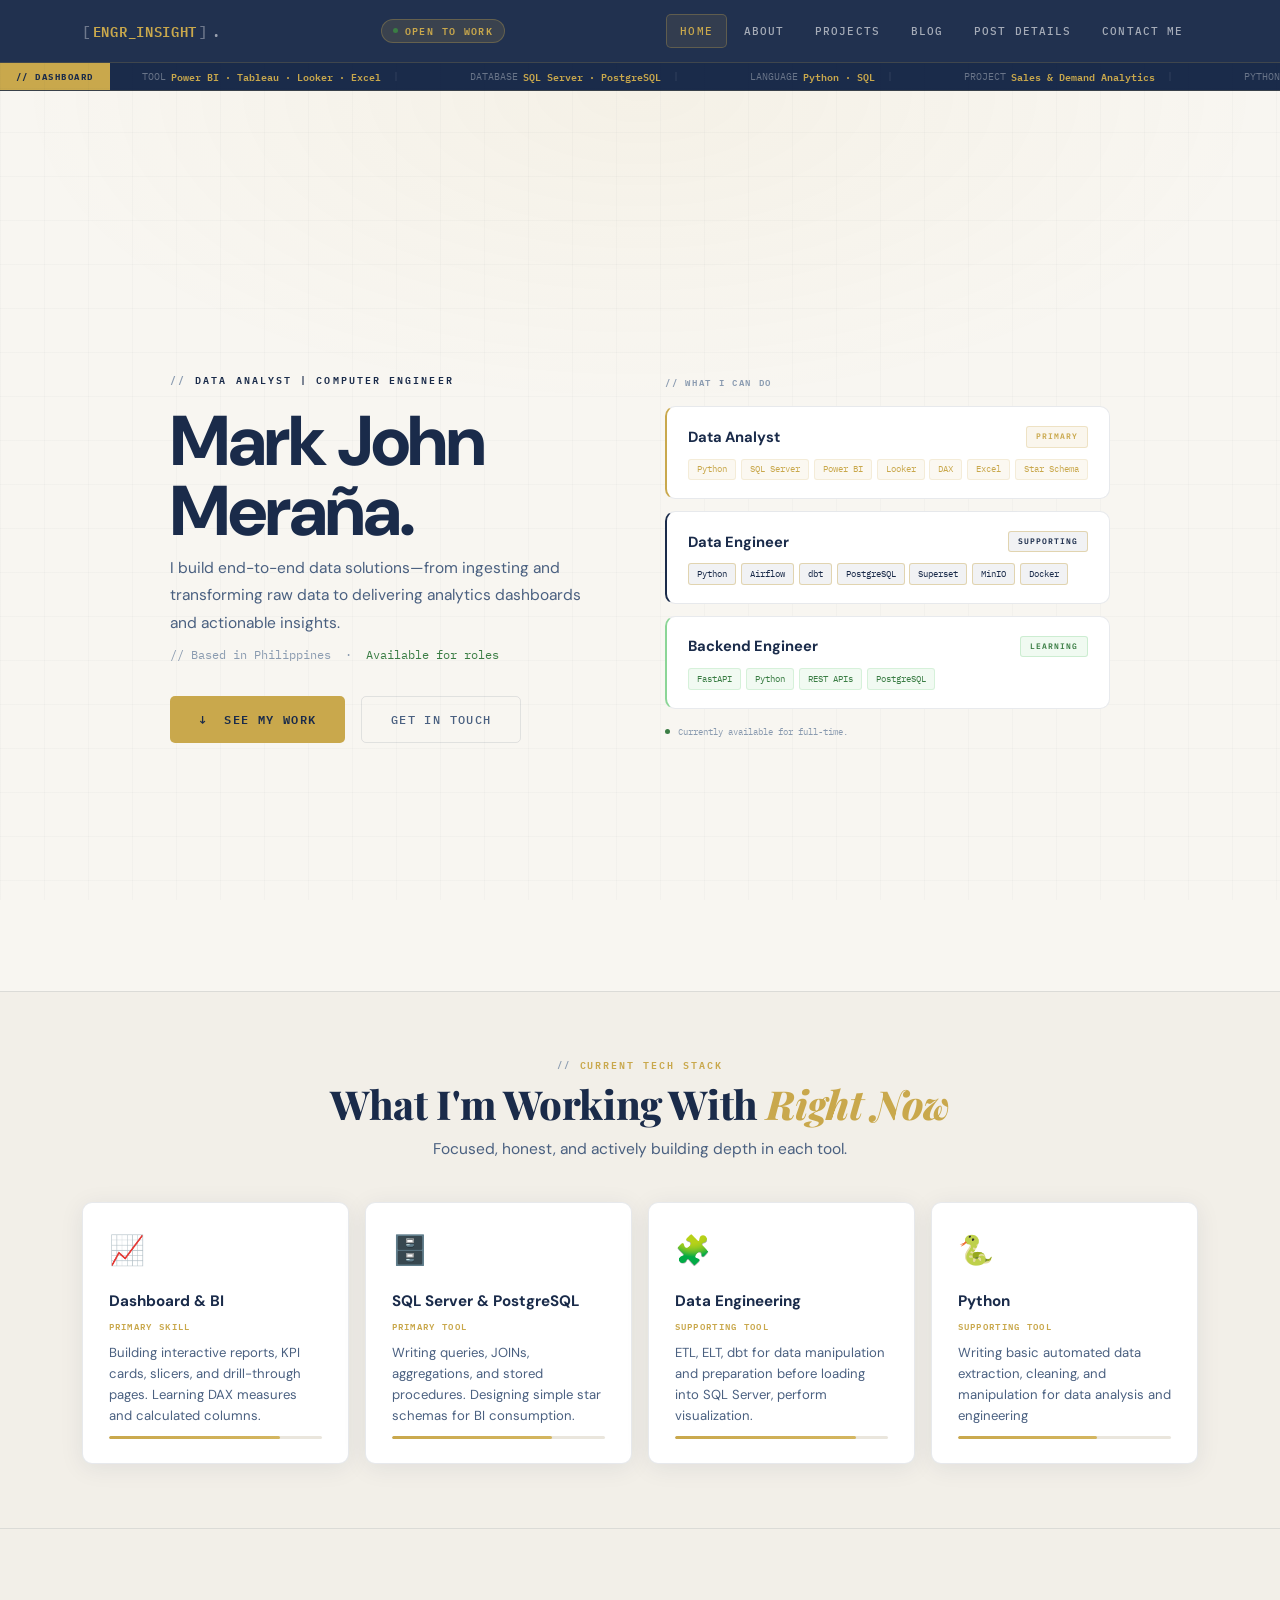
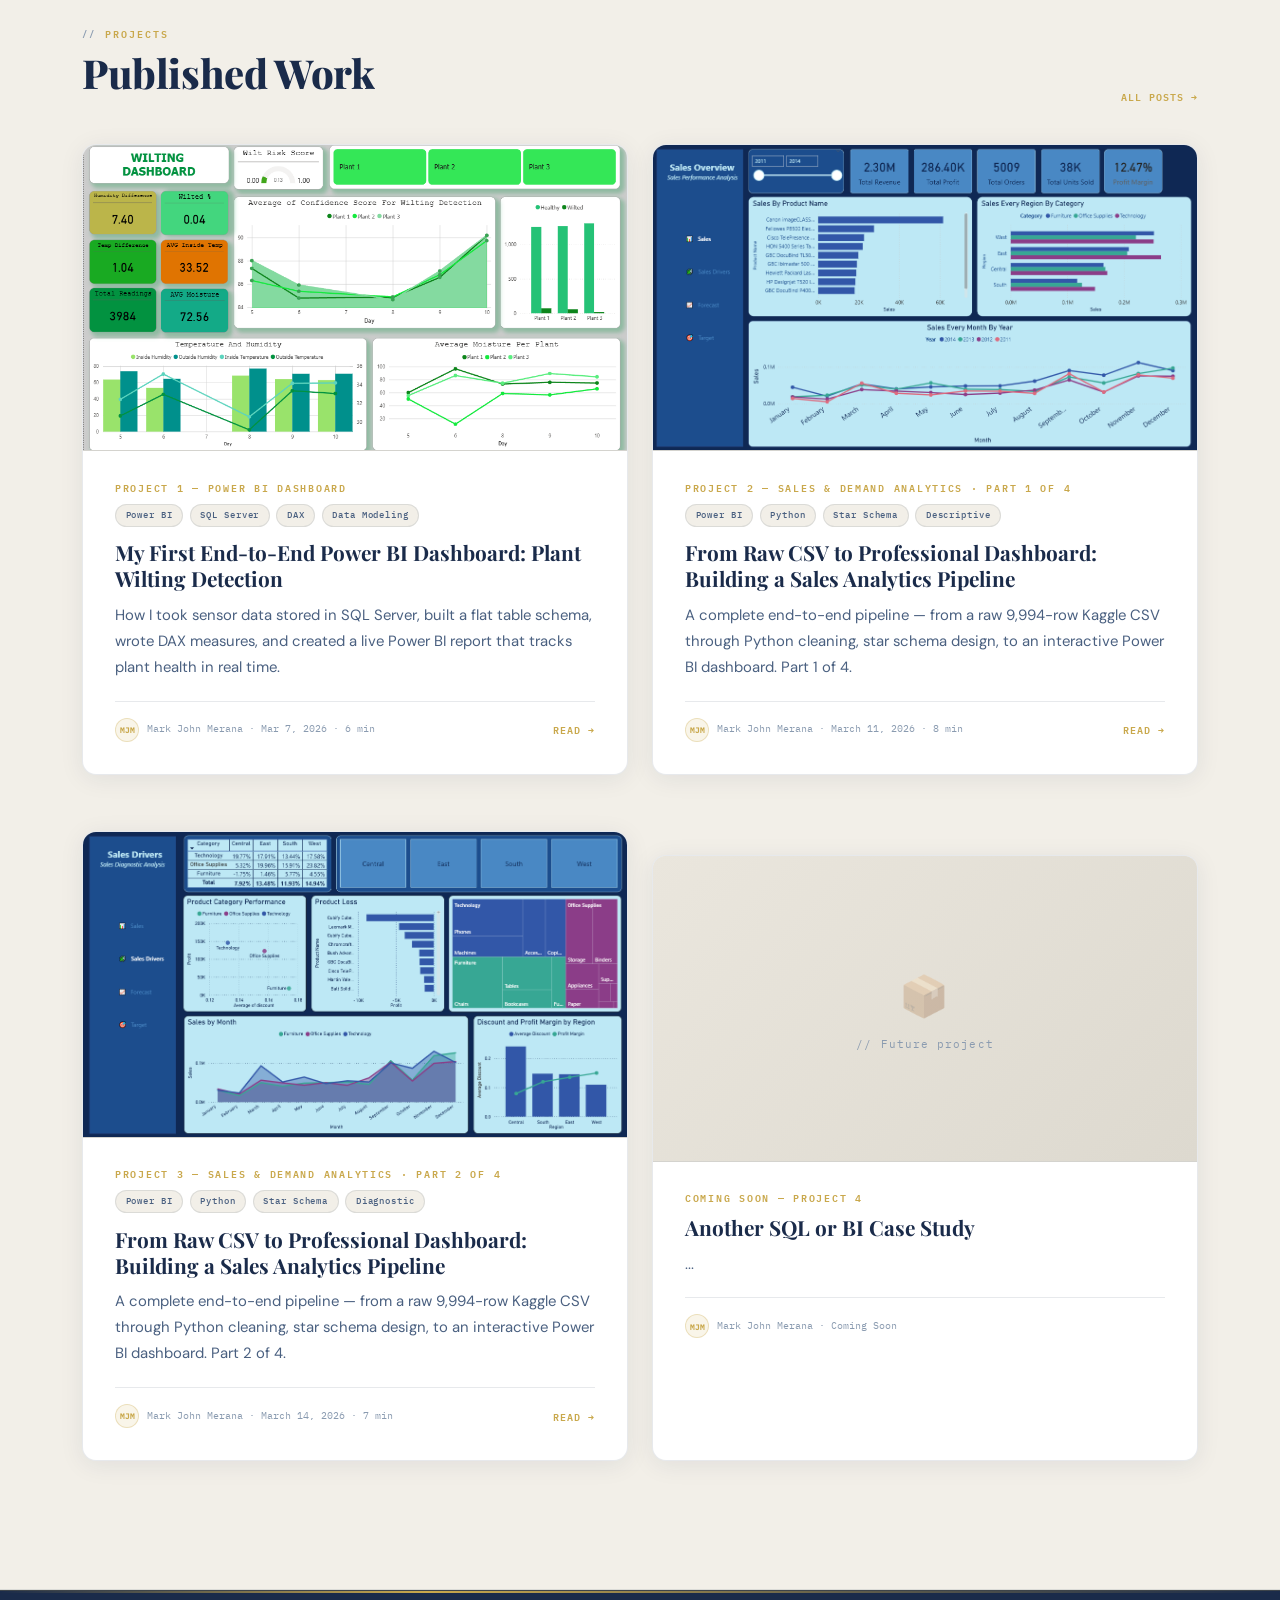
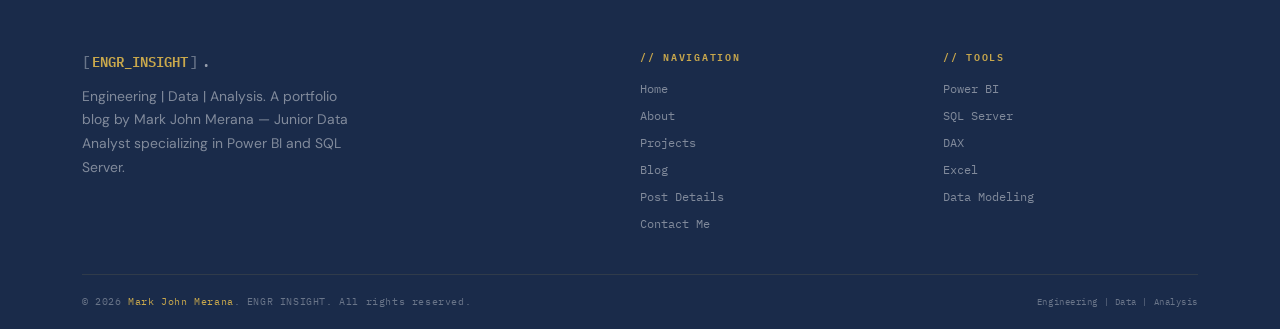
<file: index.html>
<!DOCTYPE html>
<html lang="en">
<head>
<link rel="icon" href="data:image/svg+xml,<svg xmlns='http://www.w3.org/2000/svg' viewBox='0 0 100 100'><rect width='100' height='100' rx='12' fill='%231a2b4a'/><text x='50' y='68' font-size='52' font-family='monospace' font-weight='bold' fill='%23c9a84c' text-anchor='middle'>EI</text></svg>">
<meta charset="UTF-8"/>
<meta name="viewport" content="width=device-width, initial-scale=1.0"/>
<title>ENGR INSIGHT — Mark John Merana | Junior Data Analyst</title>
<link rel="stylesheet" href="style.css"/>
</head>
<body>
<div class="grid-bg"></div>

<!-- NAV -->
<nav id="navbar">
  <div class="nav-inner">
    <a href="index.html" class="nav-logo">
      <span class="logo-bracket">[</span><span class="logo-accent">ENGR_INSIGHT</span><span class="logo-bracket">]</span><span class="logo-dot">.</span>
    </a>
    <div class="nav-badge">Open to Work</div>
    <div class="nav-links">
      <a href="index.html" class="active">Home</a>
      <a href="about.html">About</a>
      <a href="projects.html">Projects</a>
      <a href="blog.html">Blog</a>
      <a href="post-details.html">Post Details</a>
      <a href="contact.html">Contact Me</a>
    </div>
    <button class="nav-toggle" onclick="toggleMenu()"><span></span><span></span><span></span></button>
  </div>
  <div class="nav-mobile" id="navMobile">
    <a href="index.html" class="active">Home</a>
    <a href="about.html">About</a>
    <a href="projects.html">Projects</a>
    <a href="blog.html">Blog</a>
    <a href="post-details.html">Post Details</a>
    <a href="contact.html">Contact Me</a>
  </div>
</nav>

<!-- TICKER -->
<div class="ticker-bar">
  <span class="ticker-label">// DASHBOARD</span>
  <div class="ticker-inner">
    <div class="ticker-track">
      <span class="ti">TOOL <b>Power BI · Tableau · Looker · Excel</b><span class="ti-sep">|</span></span>
      <span class="ti">DATABASE <b>SQL Server · PostgreSQL</b><span class="ti-sep">|</span></span>
      <span class="ti">LANGUAGE <b>Python · SQL</b><span class="ti-sep">|</span></span>
      <span class="ti">PROJECT <b>Sales & Demand Analytics</b><span class="ti-sep">|</span></span>
      <span class="ti">PYTHON <b>Numpy · Pandas · pyodbc</b><span class="ti-sep">|</span></span>
      <span class="ti">MODELLING <b>DAX · Star Schema · Pivot Table · XLOOKUP · VLOOKUP</b><span class="ti-sep">|</span></span>
      <span class="ti">STATUS <b style="color:var(--green)">Actively Learning</b><span class="ti-sep">|</span></span>
      <span class="ti">SPECIALIZATION <b>Data Analytics & Engineering</b><span class="ti-sep">|</span></span>
      <span class="ti">TOOL <b>Power BI · Tableau · Looker · Excel</b><span class="ti-sep">|</span></span>
      <span class="ti">DATABASE <b>SQL Server · MySQL</b><span class="ti-sep">|</span></span>
      <span class="ti">LANGUAGE <b>Python · SQL</b><span class="ti-sep">|</span></span>
      <span class="ti">PROJECT <b>Sales & Demand Analytics</b><span class="ti-sep">|</span></span>
      <span class="ti">PYTHON <b>Numpy · Pandas · pyodbc</b><span class="ti-sep">|</span></span>
      <span class="ti">MODELLING <b>DAX · Star Schema · Pivot Table · XLOOKUP · VLOOKUP</b><span class="ti-sep">|</span></span>
      <span class="ti">STATUS <b style="color:var(--green)">Actively Learning</b><span class="ti-sep">|</span></span>
      <span class="ti">SPECIALIZATION <b>Data Analytics & Engineering</b><span class="ti-sep">|</span></span>
    </div>
  </div>
</div>

<!-- HERO -->
<section class="hero-section" style="min-height:100vh;display:flex;align-items:center;padding:7rem 0 5rem;position:relative;z-index:2;background:radial-gradient(ellipse 70% 50% at 50% 0%,rgba(201,168,76,.06) 0%,transparent 70%);">
  <div class="container">
    <div class="hero-grid" style="display:grid;grid-template-columns:1fr 1.05fr;gap:4.5rem;align-items:center;">

      <!-- LEFT -->
      <div>
        <div class="anim-1" style="font-family:var(--mono);font-size:.65rem;font-weight:600;letter-spacing:.2em;text-transform:uppercase;color:var(--blue);display:flex;align-items:center;gap:.55rem;margin-bottom:1.1rem;">
          <span style="color:var(--text-muted)">//</span> Data Analyst | Computer Engineer
        </div>
        <h1 class="anim-2" style="font-family:var(--sans);font-size:clamp(2.8rem,5.5vw,4.4rem);font-weight:800;letter-spacing:-.03em;line-height:1.0;color:var(--text);margin-bottom:.5rem;">
          Mark John<br/><span style="color:var(--blue)">Meraña.</span>
        </h1>
        <p class="anim-3" style="font-size:.97rem;color:var(--text-dim);line-height:1.78;max-width:420px;margin-bottom:.5rem;">
          I build end-to-end data solutions—from ingesting and transforming raw data to delivering analytics dashboards and actionable insights.
        </p>
        <p class="anim-3" style="font-family:var(--mono);font-size:.72rem;color:var(--text-muted);margin-bottom:2rem;">
          // Based in Philippines &nbsp;·&nbsp; <span style="color:var(--green)">Available for roles</span>
        </p>
        <div class="anim-5" style="display:flex;gap:1rem;flex-wrap:wrap;">
          <a href="blog.html" class="btn-blue">↓ &nbsp;See My Work</a>
          <a href="contact.html" class="btn-ghost">Get in Touch</a>
        </div>
      </div>

      <!-- RIGHT — Multi-role capability cards -->
      <div class="anim-p hero-mockup">

        <!-- Header -->
        <div style="font-family:var(--mono);font-size:.58rem;font-weight:600;letter-spacing:.18em;text-transform:uppercase;color:var(--text-muted);margin-bottom:1rem;">// What I Can Do</div>

                <!-- Role 2: Data Analyst -->
        <div style="background:var(--card);border:1px solid var(--border);border-left:2px solid #c9a84c;border-radius:var(--radius-md);padding:1.1rem 1.3rem;margin-bottom:.75rem;transition:border-color .2s;">
          <div style="display:flex;align-items:center;justify-content:space-between;margin-bottom:.6rem;">
            <div style="font-family:var(--sans);font-size:.92rem;font-weight:700;color:var(--text);">Data Analyst</div>
            <div style="font-family:var(--mono);font-size:.52rem;font-weight:600;letter-spacing:.12em;text-transform:uppercase;color:#c9a84c;background:rgba(201,168,76,.1);border:1px solid rgba(201,168,76,.25);border-radius:3px;padding:.18rem .55rem;">Primary</div>
          </div>
          <div style="display:flex;flex-wrap:wrap;gap:.3rem;">
            <span style="font-family:var(--mono);font-size:.57rem;color:#c9a84c;background:rgba(201,168,76,.08);border:1px solid rgba(201,168,76,.15);border-radius:3px;padding:.15rem .5rem;">Python</span>
            <span style="font-family:var(--mono);font-size:.57rem;color:#c9a84c;background:rgba(201,168,76,.08);border:1px solid rgba(201,168,76,.15);border-radius:3px;padding:.15rem .5rem;">SQL Server</span>
            <span style="font-family:var(--mono);font-size:.57rem;color:#c9a84c;background:rgba(201,168,76,.08);border:1px solid rgba(201,168,76,.15);border-radius:3px;padding:.15rem .5rem;">Power BI</span>
            <span style="font-family:var(--mono);font-size:.57rem;color:#c9a84c;background:rgba(201,168,76,.08);border:1px solid rgba(201,168,76,.15);border-radius:3px;padding:.15rem .5rem;">Looker</span>
            <span style="font-family:var(--mono);font-size:.57rem;color:#c9a84c;background:rgba(201,168,76,.08);border:1px solid rgba(201,168,76,.15);border-radius:3px;padding:.15rem .5rem;">DAX</span>
            <span style="font-family:var(--mono);font-size:.57rem;color:#c9a84c;background:rgba(201,168,76,.08);border:1px solid rgba(201,168,76,.15);border-radius:3px;padding:.15rem .5rem;">Excel</span>
            <span style="font-family:var(--mono);font-size:.57rem;color:#c9a84c;background:rgba(201,168,76,.08);border:1px solid rgba(201,168,76,.15);border-radius:3px;padding:.15rem .5rem;">Star Schema</span>
          </div>
        </div>

        <!-- Role 1: Data Engineer -->
        <div style="background:var(--card);border:1px solid var(--border);border-left:2px solid var(--blue);border-radius:var(--radius-md);padding:1.1rem 1.3rem;margin-bottom:.75rem;transition:border-color .2s;">
          <div style="display:flex;align-items:center;justify-content:space-between;margin-bottom:.6rem;">
            <div style="font-family:var(--sans);font-size:.92rem;font-weight:700;color:var(--text);">Data Engineer</div>
            <div style="font-family:var(--mono);font-size:.52rem;font-weight:600;letter-spacing:.12em;text-transform:uppercase;color:var(--blue);background:var(--blue-sub);border:1px solid var(--border-b);border-radius:3px;padding:.18rem .55rem;">Supporting</div>
          </div>
          <div style="display:flex;flex-wrap:wrap;gap:.3rem;">
            <span style="font-family:var(--mono);font-size:.57rem;color:var(--blue);background:var(--blue-sub);border:1px solid var(--border-b);border-radius:3px;padding:.15rem .5rem;">Python</span>
            <span style="font-family:var(--mono);font-size:.57rem;color:var(--blue);background:var(--blue-sub);border:1px solid var(--border-b);border-radius:3px;padding:.15rem .5rem;">Airflow</span>
            <span style="font-family:var(--mono);font-size:.57rem;color:var(--blue);background:var(--blue-sub);border:1px solid var(--border-b);border-radius:3px;padding:.15rem .5rem;">dbt</span>
            <span style="font-family:var(--mono);font-size:.57rem;color:var(--blue);background:var(--blue-sub);border:1px solid var(--border-b);border-radius:3px;padding:.15rem .5rem;">PostgreSQL</span>
            <span style="font-family:var(--mono);font-size:.57rem;color:var(--blue);background:var(--blue-sub);border:1px solid var(--border-b);border-radius:3px;padding:.15rem .5rem;">Superset</span>
            <span style="font-family:var(--mono);font-size:.57rem;color:var(--blue);background:var(--blue-sub);border:1px solid var(--border-b);border-radius:3px;padding:.15rem .5rem;">MinIO</span>
            <span style="font-family:var(--mono);font-size:.57rem;color:var(--blue);background:var(--blue-sub);border:1px solid var(--border-b);border-radius:3px;padding:.15rem .5rem;">Docker</span>
          </div>
        </div>

        <!-- Role 3: Backend Engineer -->
        <div style="background:var(--card);border:1px solid var(--border);border-left:2px solid rgba(63,185,80,.6);border-radius:var(--radius-md);padding:1.1rem 1.3rem;margin-bottom:.75rem;transition:border-color .2s;">
          <div style="display:flex;align-items:center;justify-content:space-between;margin-bottom:.6rem;">
            <div style="font-family:var(--sans);font-size:.92rem;font-weight:700;color:var(--text);">Backend Engineer</div>
            <div style="font-family:var(--mono);font-size:.52rem;font-weight:600;letter-spacing:.12em;text-transform:uppercase;color:var(--green);background:rgba(63,185,80,.08);border:1px solid rgba(63,185,80,.2);border-radius:3px;padding:.18rem .55rem;">Learning</div>
          </div>
          <div style="display:flex;flex-wrap:wrap;gap:.3rem;">
            <span style="font-family:var(--mono);font-size:.57rem;color:var(--green);background:rgba(63,185,80,.07);border:1px solid rgba(63,185,80,.15);border-radius:3px;padding:.15rem .5rem;">FastAPI</span>
            <span style="font-family:var(--mono);font-size:.57rem;color:var(--green);background:rgba(63,185,80,.07);border:1px solid rgba(63,185,80,.15);border-radius:3px;padding:.15rem .5rem;">Python</span>
            <span style="font-family:var(--mono);font-size:.57rem;color:var(--green);background:rgba(63,185,80,.07);border:1px solid rgba(63,185,80,.15);border-radius:3px;padding:.15rem .5rem;">REST APIs</span>
            <span style="font-family:var(--mono);font-size:.57rem;color:var(--green);background:rgba(63,185,80,.07);border:1px solid rgba(63,185,80,.15);border-radius:3px;padding:.15rem .5rem;">PostgreSQL</span>
          </div>
        </div>

        <!-- Bottom note -->
        <div style="font-family:var(--mono);font-size:.58rem;color:var(--text-muted);display:flex;align-items:center;gap:.5rem;padding-top:.2rem;">
          <span style="width:5px;height:5px;border-radius:50%;background:var(--green);display:inline-block;"></span>
          Currently available for full-time.
        </div>

      </div>
    </div>
  </div>
</section>

<!-- TECH STACK -->
<section class="section-sm" style="background:var(--bg2);border-top:1px solid var(--border);border-bottom:1px solid var(--border);">
  <div class="container">
    <div style="text-align:center;margin-bottom:2.5rem;" class="reveal">
      <div class="s-eye" style="justify-content:center;">Current Tech Stack</div>
      <h2 class="s-title" style="text-align:center;">What I'm Working With <em>Right Now</em></h2>
      <p class="s-sub" style="margin:0 auto;text-align:center;">Focused, honest, and actively building depth in each tool.</p>
    </div>
    <div class="stack-grid" style="display:grid;grid-template-columns:repeat(4,1fr);gap:1rem;">
      <div class="stack-card reveal">
        <div class="sc-icon">📈</div>
        <div class="sc-title">Dashboard & BI</div>
        <div class="sc-level">Primary Skill</div>
        <div class="sc-desc">Building interactive reports, KPI cards, slicers, and drill-through pages. Learning DAX measures and calculated columns.</div>
        <div class="skill-track"><div class="skill-fill" data-w="80"></div></div>
      </div>
      <div class="stack-card reveal reveal-d1">
        <div class="sc-icon">🗄️</div>
        <div class="sc-title">SQL Server & PostgreSQL</div>
        <div class="sc-level">Primary Tool</div>
        <div class="sc-desc">Writing queries, JOINs, aggregations, and stored procedures. Designing simple star schemas for BI consumption.</div>
        <div class="skill-track"><div class="skill-fill" data-w="75"></div></div>
      </div>
      <div class="stack-card reveal reveal-d3">
        <div class="sc-icon">🧩</div>
        <div class="sc-title">Data Engineering</div>
        <div class="sc-level">Supporting Tool</div>
        <div class="sc-desc">ETL, ELT, dbt for data manipulation and preparation before loading into SQL Server, perform visualization.</div>
        <div class="skill-track"><div class="skill-fill" data-w="85"></div></div>
      </div>
      <div class="stack-card reveal reveal-d2">
        <div class="sc-icon">🐍</div>
        <div class="sc-title">Python</div>
        <div class="sc-level">Supporting Tool</div>
        <div class="sc-desc">Writing basic automated data extraction, cleaning, and manipulation for data analysis and engineering</div>
        <div class="skill-track"><div class="skill-fill" data-w="65"></div></div>
      </div>
    </div>
  </div>
</section>

<!-- METRICS STRIP -->
<!--<section class="section-sm" style="background:var(--bg);border-bottom:1px solid var(--border);">
  <div class="container">
    <div class="reveal" style="margin-bottom:1.5rem;">
      <div class="s-eye">From the Dashboard</div>
      <h2 class="s-title">Plant Wilting Project — <em>Key Metrics</em></h2>
    </div>
    <div class="metrics-grid-row reveal" style="display:grid;grid-template-columns:repeat(6,1fr);gap:1px;background:var(--border);border:1px solid var(--border);border-radius:var(--radius-lg);overflow:hidden;">
      <div class="metric-card" style="border-radius:0;border:none;">
        <div class="mc-label">Wilt Risk</div>
        <div class="mc-val" data-float="0.13">0.00</div>
        <div class="mc-sub mc-up">▲ Low</div>
      </div>
      <div class="metric-card" style="border-radius:0;border:none;">
        <div class="mc-label">Wilted %</div>
        <div class="mc-val" data-float="0.04">0.00</div>
        <div class="mc-sub mc-up">▲ Healthy</div>
      </div>
      <div class="metric-card" style="border-radius:0;border:none;">
        <div class="mc-label">Hum. Diff</div>
        <div class="mc-val">+7.40</div>
        <div class="mc-sub mc-info">% relative</div>
      </div>
      <div class="metric-card" style="border-radius:0;border:none;">
        <div class="mc-label">AVG Temp</div>
        <div class="mc-val" data-float="33.52">0.00</div>
        <div class="mc-sub mc-warn">+1.04° diff</div>
      </div>
      <div class="metric-card" style="border-radius:0;border:none;">
        <div class="mc-label">Readings</div>
        <div class="mc-val" data-int="3984">0</div>
        <div class="mc-sub mc-info">total rows</div>
      </div>
      <div class="metric-card" style="border-radius:0;border:none;">
        <div class="mc-label">Moisture</div>
        <div class="mc-val" data-float="72.56">0.00</div>
        <div class="mc-sub mc-up">▲ % soil</div>
      </div>
    </div>
  </div>
</section> -->

<!-- PUBLISHED WORK -->
<section class="section" style="background:var(--bg2);border-bottom:1px solid var(--border);">
  <div class="container">
    <div style="display:flex;align-items:flex-end;justify-content:space-between;margin-bottom:2.5rem;flex-wrap:wrap;gap:1rem;">
      <div class="reveal">
        <div class="s-eye">Projects</div>
        <h2 class="s-title">Published Work</h2>
      </div>
      <a href="blog.html" class="read-link reveal">All posts →</a>
    </div>
    <div class="posts-grid" style="display:grid;grid-template-columns:repeat(2,1fr);gap:1.5rem;">

      <!-- Project 1 -->
      <div class="post-card reveal" onclick="window.location='post-details.html'">
        <div class="post-img">
          <img src="assets/P1/project1 - Home.png" alt="Dashboard"/>
        </div>
        <div class="post-body-wrap">
          <span class="post-cat">Project 1 — Power BI Dashboard</span>
          <div class="post-pills"><span class="pill">Power BI</span><span class="pill">SQL Server</span><span class="pill">DAX</span><span class="pill">Data Modeling</span></div>
          <h2>My First End-to-End Power BI Dashboard: Plant Wilting Detection</h2>
          <p class="post-excerpt">How I took sensor data stored in SQL Server, built a flat table schema, wrote DAX measures, and created a live Power BI report that tracks plant health in real time.</p>
          <div class="post-footer">
            <div class="post-author"><div class="author-chip">MJM</div>Mark John Merana · Mar 7, 2026 · 6 min</div>
            <a href="post-details.html" class="read-link">Read →</a>
          </div>
        </div>
      </div>

      <!-- Project 2 — LIVE -->
      <div class="post-card reveal reveal-d1" onclick="window.location='post-details_2.html'">
        <div class="post-img">
          <img src="assets/Post 2/Descriptive/Dashboard.png" alt="Sales Analytics Dashboard" onerror="this.parentElement.innerHTML='<div class=\'post-img-ph\'><span class=\'ph-icon\'>📈</span><span>// Project 2</span></div>'"/>
        </div>
        <div class="post-body-wrap">
          <span class="post-cat">Project 2 — Sales &amp; Demand Analytics · Part 1 of 4</span>
          <div class="post-pills"><span class="pill">Power BI</span><span class="pill">Python</span><span class="pill">Star Schema</span><span class="pill">Descriptive</span></div>
          <h2>From Raw CSV to Professional Dashboard: Building a Sales Analytics Pipeline</h2>
          <p class="post-excerpt">A complete end-to-end pipeline — from a raw 9,994-row Kaggle CSV through Python cleaning, star schema design, to an interactive Power BI dashboard. Part 1 of 4.</p>
          <div class="post-footer">
            <div class="post-author"><div class="author-chip">MJM</div>Mark John Merana · March 11, 2026 · 8 min</div>
            <a href="post-details_2.html" class="read-link">Read →</a>
          </div>
        </div>
      </div>

       <!-- Project 3 — LIVE -->
      <div class="post-card reveal reveal-d1" onclick="window.location='post-details_3.html'">
        <div class="post-img">
          <img src="assets/Post 3/Dashboard.png" alt="Sales Analytics Dashboard" onerror="this.parentElement.innerHTML='<div class=\'post-img-ph\'><span class=\'ph-icon\'>📈</span><span>// Project 2</span></div>'"/>
        </div>
        <div class="post-body-wrap">
          <span class="post-cat">Project 3 — Sales &amp; Demand Analytics · Part 2 of 4</span>
          <div class="post-pills"><span class="pill">Power BI</span><span class="pill">Python</span><span class="pill">Star Schema</span><span class="pill">Diagnostic</span></div>
          <h2>From Raw CSV to Professional Dashboard: Building a Sales Analytics Pipeline</h2>
          <p class="post-excerpt">A complete end-to-end pipeline — from a raw 9,994-row Kaggle CSV through Python cleaning, star schema design, to an interactive Power BI dashboard. Part 2 of 4.</p>
          <div class="post-footer">
            <div class="post-author"><div class="author-chip">MJM</div>Mark John Merana · March 14, 2026 · 7 min</div>
            <a href="post-details_3.html" class="read-link">Read →</a>
          </div>
        </div>
      </div>

      <!-- PLACEHOLDER 3 -->
        <div class="post-card reveal" style="opacity:.18;pointer-events:none;margin-top:1.5rem;">
          <div class="post-img"><div class="post-img-ph"><span class="ph-icon">📦</span><span>// Future project</span></div></div>
          <div class="post-body-wrap">
            <span class="post-cat">Coming Soon — Project 4</span>
            <h2>Another SQL or BI Case Study</h2>
            <p class="post-excerpt">...</p>
            <div class="post-footer"><div class="post-author"><div class="author-chip">MJM</div>Mark John Merana · Coming Soon</div></div>
          </div>
        </div>

    </div>
  </div>
</section>

<!-- FOOTER -->
<footer>
  <div class="container">
    <div class="footer-grid">
      <div class="footer-brand">
        <div class="f-logo"><span class="logo-bracket">[</span><span class="logo-accent">ENGR_INSIGHT</span><span class="logo-bracket">]</span><span class="logo-dot">.</span></div>
        <p>Engineering | Data | Analysis. A portfolio blog by Mark John Merana — Junior Data Analyst specializing in Power BI and SQL Server.</p>
      </div>
      <div><div class="f-col-title">// Navigation</div><div class="f-links"><a href="index.html">Home</a><a href="about.html">About</a><a href="projects.html">Projects</a><a href="blog.html">Blog</a><a href="post-details.html">Post Details</a><a href="contact.html">Contact Me</a></div></div>
      <div><div class="f-col-title">// Tools</div><div class="f-links"><a href="#">Power BI</a><a href="#">SQL Server</a><a href="#">DAX</a><a href="#">Excel</a><a href="#">Data Modeling</a></div></div>
    </div>
    <div class="footer-bottom">
      <span class="f-copy">© 2026 <span>Mark John Merana</span>. ENGR INSIGHT. All rights reserved.</span>
      <span class="f-copy" style="font-size:.58rem;">Engineering | Data | Analysis</span>
    </div>
  </div>
</footer>

<script>
window.addEventListener('scroll',()=>document.getElementById('navbar').classList.toggle('scrolled',scrollY>20));
function toggleMenu(){document.getElementById('navMobile').classList.toggle('open');}
const io=new IntersectionObserver(e=>e.forEach(x=>{if(x.isIntersecting){x.target.classList.add('visible');io.unobserve(x.target);}}),{threshold:.1});
document.querySelectorAll('.reveal').forEach(el=>io.observe(el));
setTimeout(()=>document.querySelectorAll('.reveal:not(.visible)').forEach(el=>el.classList.add('visible')),800);
const sio=new IntersectionObserver(e=>e.forEach(x=>{if(x.isIntersecting){x.target.querySelectorAll('.skill-fill').forEach(b=>b.style.width=b.dataset.w+'%');sio.unobserve(x.target);}}),{threshold:.3});
document.querySelectorAll('section').forEach(s=>sio.observe(s));
function animVal(el,target,decimals){
  const s=performance.now(),d=1500;
  function tick(n){const p=Math.min((n-s)/d,1),ease=1-Math.pow(1-p,3),v=target*ease;el.textContent=decimals?v.toFixed(decimals):Math.floor(v).toLocaleString();if(p<1)requestAnimationFrame(tick);else el.textContent=decimals?target.toFixed(decimals):target.toLocaleString();}
  requestAnimationFrame(tick);
}
const cio=new IntersectionObserver(e=>e.forEach(x=>{if(x.isIntersecting){if(x.target.dataset.float)animVal(x.target,parseFloat(x.target.dataset.float),2);if(x.target.dataset.int)animVal(x.target,parseInt(x.target.dataset.int),0);cio.unobserve(x.target);}}),{threshold:.5});
document.querySelectorAll('[data-float],[data-int]').forEach(el=>cio.observe(el));

</script>
</body>
</html>
</file>
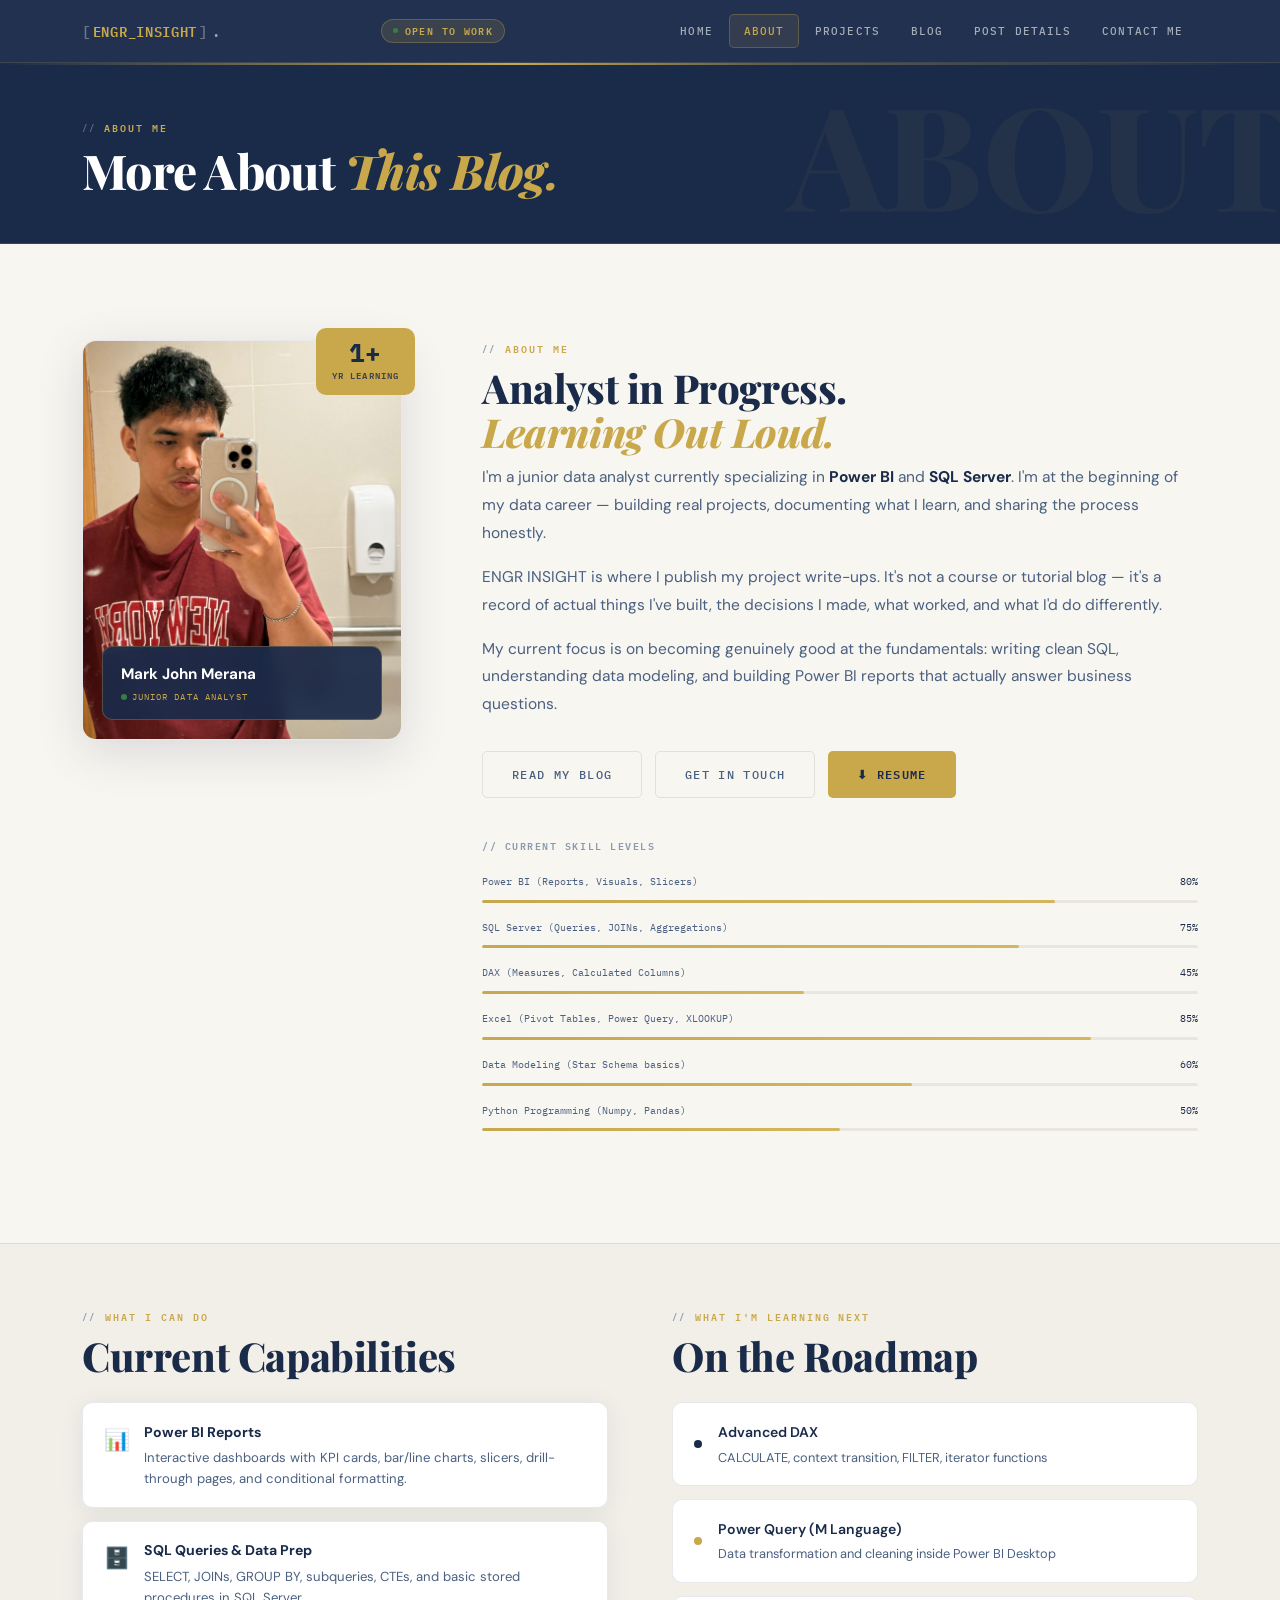
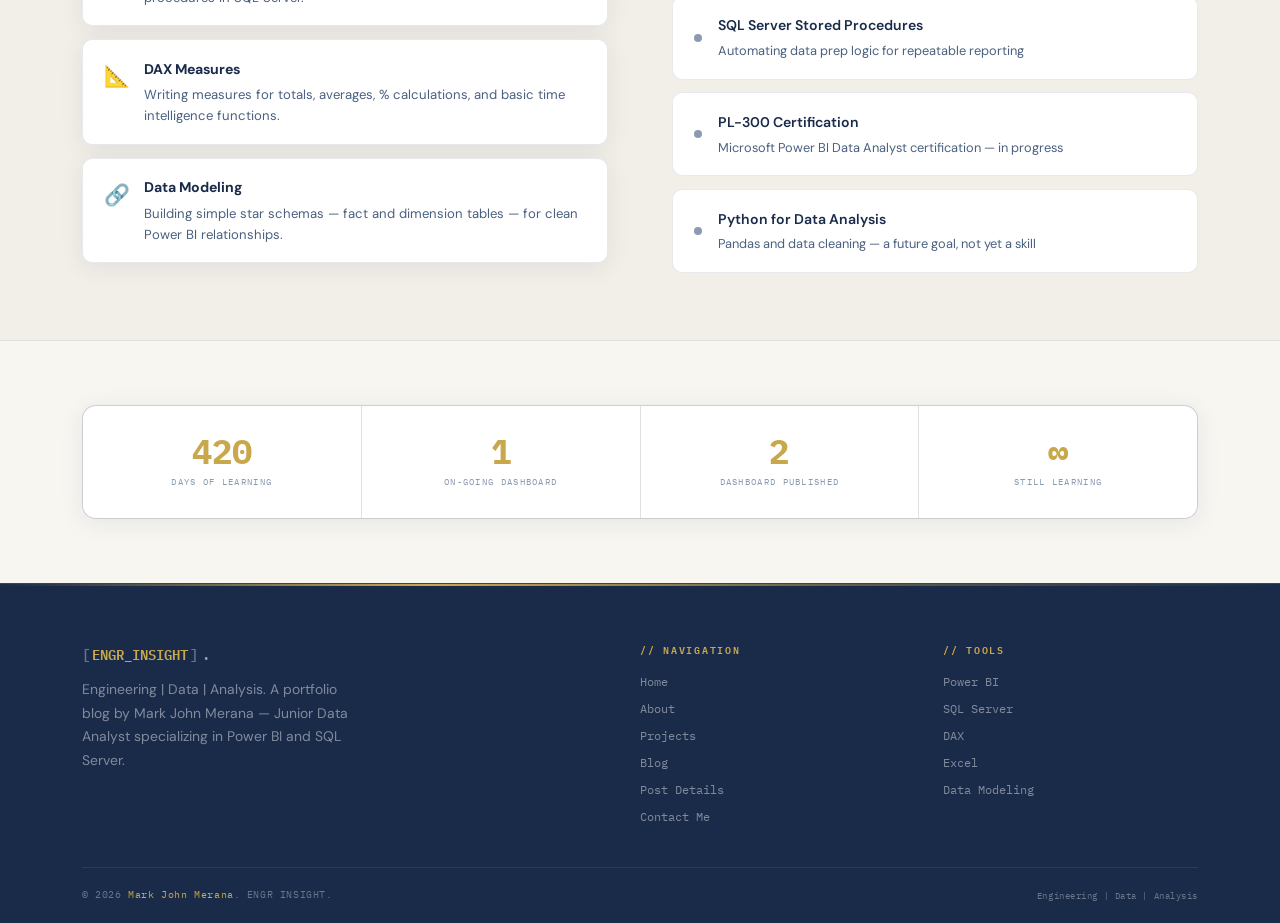
<file: about.html>
<!DOCTYPE html>
<html lang="en">
<head>
<link rel="icon" href="data:image/svg+xml,<svg xmlns='http://www.w3.org/2000/svg' viewBox='0 0 100 100'><rect width='100' height='100' rx='12' fill='%231a2b4a'/><text x='50' y='68' font-size='52' font-family='monospace' font-weight='bold' fill='%23c9a84c' text-anchor='middle'>EI</text></svg>">
<meta charset="UTF-8"/><meta name="viewport" content="width=device-width, initial-scale=1.0"/>
<title>About — ENGR INSIGHT | Mark John Merana</title>
<link rel="stylesheet" href="style.css"/>
</head>
<body>
<div class="grid-bg"></div>
<nav id="navbar">
  <div class="nav-inner">
    <a href="index.html" class="nav-logo"><span class="logo-bracket">[</span><span class="logo-accent">ENGR_INSIGHT</span><span class="logo-bracket">]</span><span class="logo-dot">.</span></a>
    <div class="nav-badge">Open to Work</div>
    <div class="nav-links">
      <a href="index.html">Home</a>
      <a href="about.html" class="active">About</a>
      <a href="projects.html">Projects</a>
      <a href="blog.html">Blog</a>
      <a href="post-details.html">Post Details</a>
      <a href="contact.html">Contact Me</a></div>
    <button class="nav-toggle" onclick="toggleMenu()"><span></span><span></span><span></span></button>
  </div>
  <div class="nav-mobile" id="navMobile">
    <a href="index.html">Home</a>
    <a href="about.html" class="active">About</a>
    <a href="projects.html">Projects</a>
    <a href="blog.html">Blog</a><a href="post-details.html">Post Details</a>
    <a href="contact.html">Contact Me</a></div>
</nav>

<div class="page-banner">
  <div class="banner-bg-word">ABOUT</div>
  <div class="container">
    <div class="banner-eyebrow">About Me</div>
    <h1 class="banner-title">More About <em>This Blog.</em></h1>
  </div>
</div>

<!-- ABOUT MAIN -->
<section class="section" style="background:var(--bg);">
  <div class="container">
    <div class="about-grid">
      <!-- Photo -->
      <div style="position:relative;" class="reveal">
        <div class="about-photo-wrap">
          <img src="assets/about/sample.jpeg" alt="Mark John Merana"/>
          <div class="photo-badge">
            <div class="photo-badge-name">Mark John Merana</div>
            <div class="photo-badge-role"><span class="status-dot"></span>Junior Data Analyst</div>
          </div>
        </div>
        <div class="about-acc" style="position:absolute;top:-0.8rem;right:-0.8rem;">
          <div class="acc-num">1+</div>
          <div class="acc-label">Yr Learning</div>
        </div>
      </div>

      <!-- Content -->
      <div class="reveal">
        <div class="s-eye">About Me</div>
        <h2 class="s-title">Analyst in Progress.<br/><em>Learning Out Loud.</em></h2>
        <p style="color:var(--text-dim);font-size:.97rem;line-height:1.8;margin-bottom:1rem;">
          I'm a junior data analyst currently specializing in <strong style="color:var(--text);">Power BI</strong> and 
          <strong style="color:var(--text);">SQL Server</strong>. I'm at the beginning of my data career — 
          building real projects, documenting what I learn, and sharing the process honestly.
        </p>
        <p style="color:var(--text-dim);font-size:.97rem;line-height:1.8;margin-bottom:1rem;">
          ENGR INSIGHT is where I publish my project write-ups. It's not a course or tutorial blog — 
          it's a record of actual things I've built, the decisions I made, what worked, and what I'd 
          do differently.
        </p>
        <p style="color:var(--text-dim);font-size:.97rem;line-height:1.8;margin-bottom:2rem;">
          My current focus is on becoming genuinely good at the fundamentals: writing clean SQL, 
          understanding data modeling, and building Power BI reports that actually answer business questions.
        </p>

        <!-- ↓ ONLY CHANGE: Resume button added here -->
        <div style="display:flex;gap:.8rem;flex-wrap:wrap;">
          <a href="blog.html" class="btn-ghost">Read My Blog</a>
          <a href="contact.html" class="btn-ghost">Get In Touch</a>
          <a href="assets/resume/Mark John CV.pdf" download="MarkJohnMerana_Resume.pdf" class="btn-blue" style="display:inline-flex;align-items:center;gap:.4rem;">⬇ Resume</a>
        </div>

        <!-- Skill bars -->
        <div style="margin-top:2.5rem;" class="skill-bar-section">
          <div style="font-family:var(--mono);font-size:.6rem;font-weight:600;letter-spacing:.16em;text-transform:uppercase;color:var(--text-muted);margin-bottom:1.2rem;">// Current Skill Levels</div>
          <div style="margin-bottom:1rem;">
            <div style="display:flex;justify-content:space-between;font-family:var(--mono);font-size:.65rem;color:var(--text-dim);margin-bottom:.35rem;"><span>Power BI (Reports, Visuals, Slicers)</span><span style="color:var(--blue)">80%</span></div>
            <div class="skill-track"><div class="skill-fill" data-w="80"></div></div>
          </div>
          <div style="margin-bottom:1rem;">
            <div style="display:flex;justify-content:space-between;font-family:var(--mono);font-size:.65rem;color:var(--text-dim);margin-bottom:.35rem;"><span>SQL Server (Queries, JOINs, Aggregations)</span><span style="color:var(--blue)">75%</span></div>
            <div class="skill-track"><div class="skill-fill" data-w="75"></div></div>
          </div>
          <div style="margin-bottom:1rem;">
            <div style="display:flex;justify-content:space-between;font-family:var(--mono);font-size:.65rem;color:var(--text-dim);margin-bottom:.35rem;"><span>DAX (Measures, Calculated Columns)</span><span style="color:var(--blue)">45%</span></div>
            <div class="skill-track"><div class="skill-fill" data-w="45"></div></div>
          </div>
          <div style="margin-bottom:1rem;">
            <div style="display:flex;justify-content:space-between;font-family:var(--mono);font-size:.65rem;color:var(--text-dim);margin-bottom:.35rem;"><span>Excel (Pivot Tables, Power Query, XLOOKUP)</span><span style="color:var(--blue)">85%</span></div>
            <div class="skill-track"><div class="skill-fill" data-w="85"></div></div>
          </div>
          <div style="margin-bottom:1rem;">
            <div style="display:flex;justify-content:space-between;font-family:var(--mono);font-size:.65rem;color:var(--text-dim);margin-bottom:.35rem;"><span>Data Modeling (Star Schema basics)</span><span style="color:var(--blue)">60%</span></div>
            <div class="skill-track"><div class="skill-fill" data-w="60"></div></div>
            </div>
          <div style="margin-bottom:1rem;">
            <div style="display:flex;justify-content:space-between;font-family:var(--mono);font-size:.65rem;color:var(--text-dim);margin-bottom:.35rem;"><span>Python Programming (Numpy, Pandas)</span><span style="color:var(--blue)">50%</span></div>
            <div class="skill-track"><div class="skill-fill" data-w="50"></div></div>
          </div>
        </div>
      </div>
    </div>
  </div>
</section>

<!-- FOCUS AREAS -->
<section class="section-sm" style="background:var(--bg2);border-top:1px solid var(--border);">
  <div class="container">
    <div style="display:grid;grid-template-columns:1fr 1fr;gap:4rem;align-items:start;">
      <div>
        <div class="s-eye reveal">What I Can Do</div>
        <h2 class="s-title reveal" style="margin-bottom:1.5rem;">Current Capabilities</h2>
        <div class="focus-item reveal">
          <div class="focus-icon">📊</div>
          <div><div class="focus-title">Power BI Reports</div><div class="focus-desc">Interactive dashboards with KPI cards, bar/line charts, slicers, drill-through pages, and conditional formatting.</div></div>
        </div>
        <div class="focus-item reveal">
          <div class="focus-icon">🗄️</div>
          <div><div class="focus-title">SQL Queries & Data Prep</div><div class="focus-desc">SELECT, JOINs, GROUP BY, subqueries, CTEs, and basic stored procedures in SQL Server.</div></div>
        </div>
        <div class="focus-item reveal">
          <div class="focus-icon">📐</div>
          <div><div class="focus-title">DAX Measures</div><div class="focus-desc">Writing measures for totals, averages, % calculations, and basic time intelligence functions.</div></div>
        </div>
        <div class="focus-item reveal">
          <div class="focus-icon">🔗</div>
          <div><div class="focus-title">Data Modeling</div><div class="focus-desc">Building simple star schemas — fact and dimension tables — for clean Power BI relationships.</div></div>
        </div>
      </div>
      <div>
        <div class="s-eye reveal">What I'm Learning Next</div>
        <h2 class="s-title reveal" style="margin-bottom:1.5rem;">On the Roadmap</h2>
        <div style="display:flex;flex-direction:column;gap:.8rem;">
          <div style="background:var(--card);border:1px solid var(--border);border-radius:var(--radius-md);padding:1.1rem 1.3rem;display:flex;align-items:center;gap:1rem;" class="reveal">
            <div style="width:8px;height:8px;border-radius:50%;background:#1a2b4a;flex-shrink:0;"></div>
            <div>
              <div style="font-family:var(--sans);font-size:.88rem;font-weight:600;color:var(--text);margin-bottom:.15rem;">Advanced DAX</div>
              <div style="font-size:.8rem;color:var(--text-dim);">CALCULATE, context transition, FILTER, iterator functions</div>
            </div>
          </div>
          <div style="background:var(--card);border:1px solid var(--border);border-radius:var(--radius-md);padding:1.1rem 1.3rem;display:flex;align-items:center;gap:1rem;" class="reveal">
            <div style="width:8px;height:8px;border-radius:50%;background:var(--teal);flex-shrink:0;"></div>
            <div>
              <div style="font-family:var(--sans);font-size:.88rem;font-weight:600;color:var(--text);margin-bottom:.15rem;">Power Query (M Language)</div>
              <div style="font-size:.8rem;color:var(--text-dim);">Data transformation and cleaning inside Power BI Desktop</div>
            </div>
          </div>
          <div style="background:var(--card);border:1px solid var(--border);border-radius:var(--radius-md);padding:1.1rem 1.3rem;display:flex;align-items:center;gap:1rem;" class="reveal">
            <div style="width:8px;height:8px;border-radius:50%;background:var(--text-muted);flex-shrink:0;"></div>
            <div>
              <div style="font-family:var(--sans);font-size:.88rem;font-weight:600;color:var(--text);margin-bottom:.15rem;">SQL Server Stored Procedures</div>
              <div style="font-size:.8rem;color:var(--text-dim);">Automating data prep logic for repeatable reporting</div>
            </div>
          </div>
          <div style="background:var(--card);border:1px solid var(--border);border-radius:var(--radius-md);padding:1.1rem 1.3rem;display:flex;align-items:center;gap:1rem;" class="reveal">
            <div style="width:8px;height:8px;border-radius:50%;background:var(--text-muted);flex-shrink:0;"></div>
            <div>
              <div style="font-family:var(--sans);font-size:.88rem;font-weight:600;color:var(--text);margin-bottom:.15rem;">PL-300 Certification</div>
              <div style="font-size:.8rem;color:var(--text-dim);">Microsoft Power BI Data Analyst certification — in progress</div>
            </div>
          </div>
          <div style="background:var(--card);border:1px solid var(--border);border-radius:var(--radius-md);padding:1.1rem 1.3rem;display:flex;align-items:center;gap:1rem;" class="reveal">
            <div style="width:8px;height:8px;border-radius:50%;background:var(--text-muted);flex-shrink:0;"></div>
            <div>
              <div style="font-family:var(--sans);font-size:.88rem;font-weight:600;color:var(--text);margin-bottom:.15rem;">Python for Data Analysis</div>
              <div style="font-size:.8rem;color:var(--text-dim);">Pandas and data cleaning — a future goal, not yet a skill</div>
            </div>
          </div>
        </div>
      </div>
    </div>
  </div>
</section>

<!-- STATS -->
<section class="section-sm" style="background:var(--bg);border-top:1px solid var(--border);">
  <div class="container">
    <div class="stats-grid reveal">
      <div class="stat-box"><div class="stat-num" data-int="574">0</div><div class="stat-label">Days of Learning</div></div>
      <div class="stat-box"><div class="stat-num" data-int="2">0</div><div class="stat-label">On-Going Dashboard</div></div>
      <div class="stat-box"><div class="stat-num" data-int="3">0</div><div class="stat-label">Dashboard Published</div></div>
      <div class="stat-box"><div class="stat-num">∞</div><div class="stat-label">Still Learning</div></div>
    </div>
  </div>
</section>

<footer>
  <div class="container">
    <div class="footer-grid">
      <div class="footer-brand">
        <div class="f-logo"><span class="logo-bracket">[</span><span class="logo-accent">ENGR_INSIGHT</span><span class="logo-bracket">]</span><span class="logo-dot">.</span></div>
        <p>Engineering | Data | Analysis. A portfolio blog by Mark John Merana — Junior Data Analyst specializing in Power BI and SQL Server.</p>
      </div>
      <div><div class="f-col-title">// Navigation</div><div class="f-links"><a href="index.html">Home</a><a href="about.html">About</a><a href="projects.html">Projects</a><a href="blog.html">Blog</a><a href="post-details.html">Post Details</a><a href="contact.html">Contact Me</a></div></div>
      <div><div class="f-col-title">// Tools</div><div class="f-links"><a href="#">Power BI</a><a href="#">SQL Server</a><a href="#">DAX</a><a href="#">Excel</a><a href="#">Data Modeling</a></div></div>
    </div>
    <div class="footer-bottom">
      <span class="f-copy">© 2026 <span>Mark John Merana</span>. ENGR INSIGHT.</span>
      <span class="f-copy" style="font-size:.58rem;">Engineering | Data | Analysis</span>
    </div>
  </div>
</footer>

<script>
window.addEventListener('scroll',()=>document.getElementById('navbar').classList.toggle('scrolled',scrollY>20));
function toggleMenu(){document.getElementById('navMobile').classList.toggle('open');}
const io=new IntersectionObserver(e=>e.forEach(x=>{if(x.isIntersecting){x.target.classList.add('visible');io.unobserve(x.target);}}),{threshold:.1});
document.querySelectorAll('.reveal').forEach(el=>io.observe(el));
setTimeout(()=>document.querySelectorAll('.reveal:not(.visible)').forEach(el=>el.classList.add('visible')),800);
const sio=new IntersectionObserver(e=>e.forEach(x=>{if(x.isIntersecting){x.target.querySelectorAll('.skill-fill').forEach(b=>b.style.width=b.dataset.w+'%');sio.unobserve(x.target);}}),{threshold:.25});
document.querySelectorAll('.skill-bar-section').forEach(el=>sio.observe(el));
function animVal(el,t,d){const s=performance.now(),dur=1400;function tk(n){const p=Math.min((n-s)/dur,1),v=t*(1-Math.pow(1-p,3));el.textContent=d?v.toFixed(d):Math.floor(v).toLocaleString();if(p<1)requestAnimationFrame(tk);}requestAnimationFrame(tk);}
const cio=new IntersectionObserver(e=>e.forEach(x=>{if(x.isIntersecting){if(x.target.dataset.int)animVal(x.target,+x.target.dataset.int,0);cio.unobserve(x.target);}}),{threshold:.5});
document.querySelectorAll('[data-int]').forEach(el=>cio.observe(el));
</script>
</body>
</html>
</file>
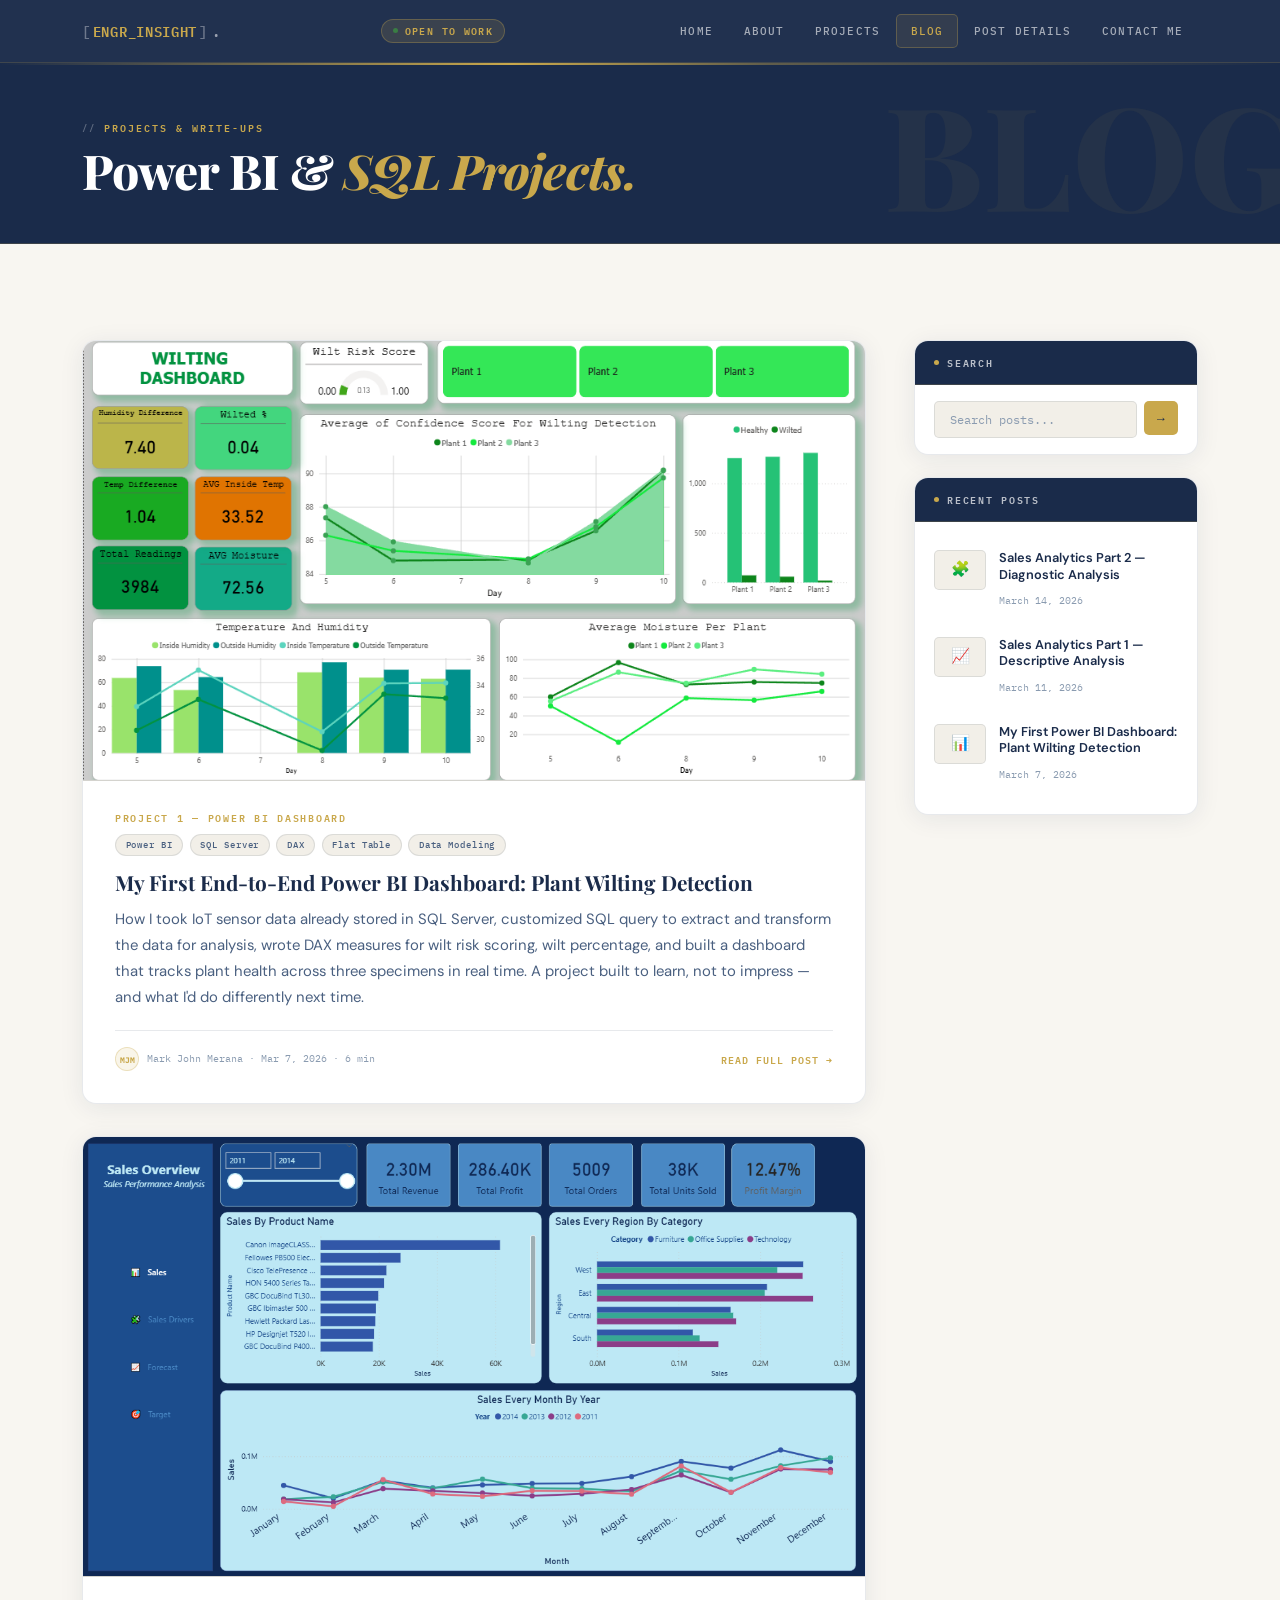
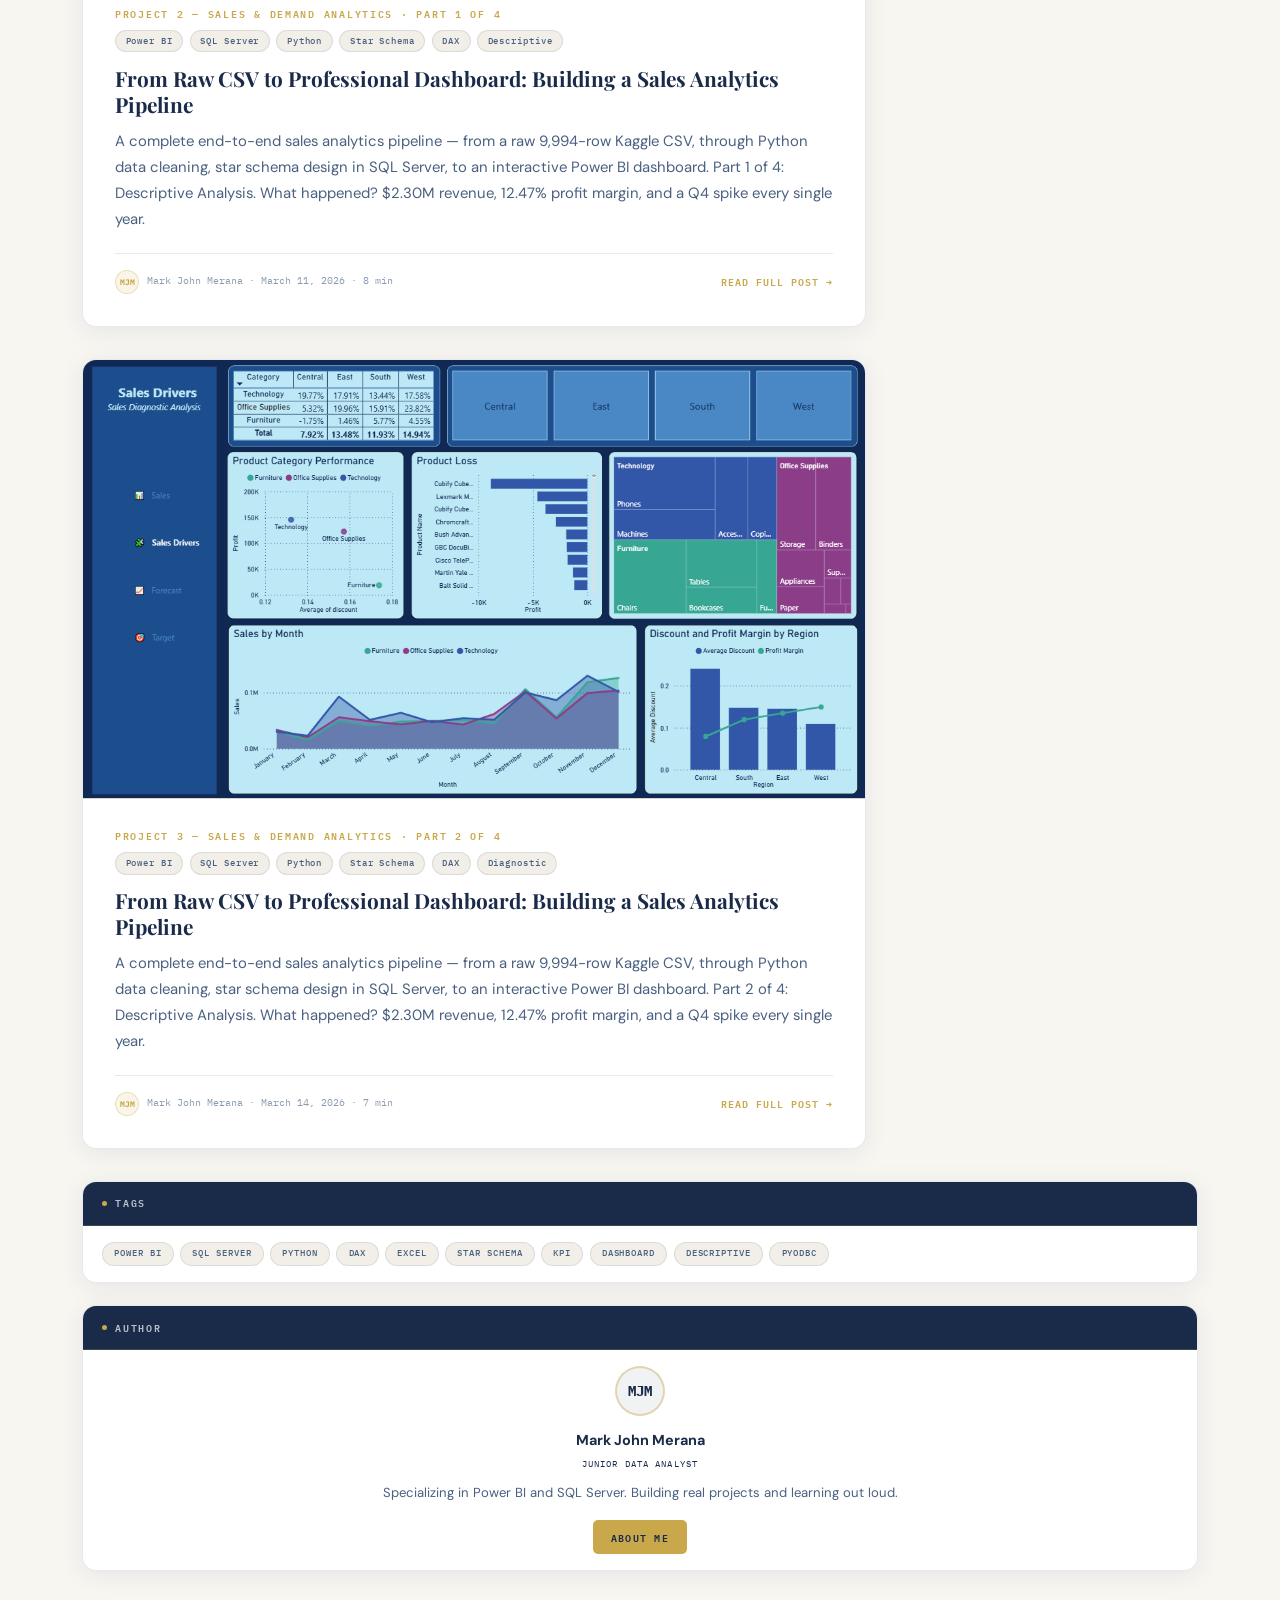
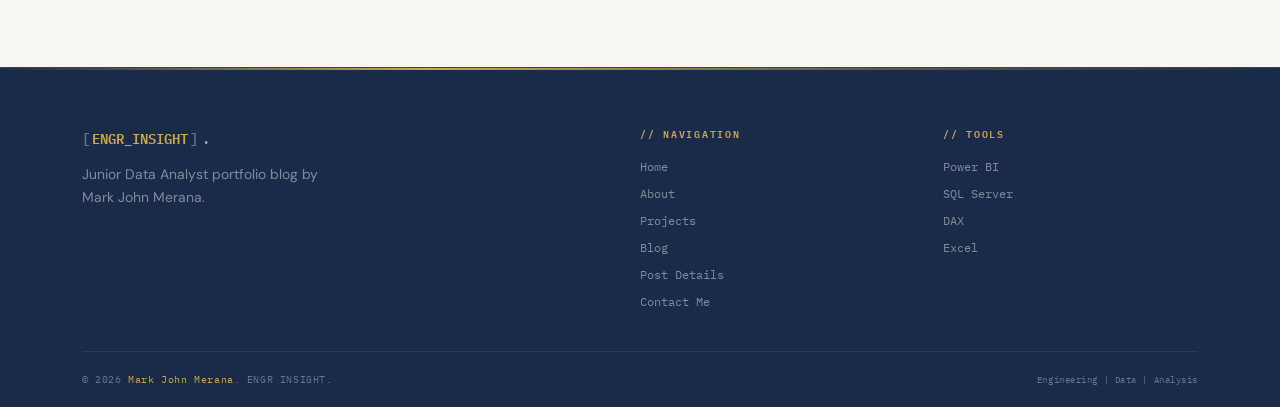
<file: blog.html>
<!DOCTYPE html>
<html lang="en">
<head>
<link rel="icon" href="data:image/svg+xml,<svg xmlns='http://www.w3.org/2000/svg' viewBox='0 0 100 100'><rect width='100' height='100' rx='12' fill='%231a2b4a'/><text x='50' y='68' font-size='52' font-family='monospace' font-weight='bold' fill='%23c9a84c' text-anchor='middle'>EI</text></svg>">
<meta charset="UTF-8"/><meta name="viewport" content="width=device-width, initial-scale=1.0"/>
<title>Blog — ENGR INSIGHT | Mark John Merana</title>
<link rel="stylesheet" href="style.css"/>
</head>
<body>
<div class="grid-bg"></div>
<nav id="navbar">
  <div class="nav-inner">
    <a href="index.html" class="nav-logo"><span class="logo-bracket">[</span><span class="logo-accent">ENGR_INSIGHT</span><span class="logo-bracket">]</span><span class="logo-dot">.</span></a>
    <div class="nav-badge">Open to Work</div>
    <div class="nav-links">
      <a href="index.html">Home</a>
      <a href="about.html">About</a>
      <a href="projects.html">Projects</a>
      <a href="blog.html" class="active">Blog</a>
      <a href="post-details.html">Post Details</a>
      <a href="contact.html">Contact Me</a></div>
    <button class="nav-toggle" onclick="toggleMenu()"><span></span><span></span><span></span></button>
  </div>
  <div class="nav-mobile" id="navMobile">
    <a href="index.html">Home</a>
    <a href="about.html">About</a>
    <a href="projects.html">Projects</a>
    <a href="blog.html" class="active">Blog</a>
    <a href="post-details.html">Post Details</a>
    <a href="contact.html">Contact Me</a></div>
</nav>

<div class="page-banner">
  <div class="banner-bg-word">BLOG</div>
  <div class="container">
    <div class="banner-eyebrow">Projects &amp; Write-ups</div>
    <h1 class="banner-title">Power BI &amp; <em>SQL Projects.</em></h1>
  </div>
</div>

<section class="section" style="background:var(--bg);">
  <div class="container">
    <div class="blog-layout">

      <!-- POSTS -->
      <main>

        <!-- POST 1 — Plant Wilting Dashboard -->
        <div class="post-card reveal" onclick="window.location='post-details.html'">
          <div class="post-img">
           <img src="assets/P1/project1.png" alt="Plant Wilting Dashboard"/>
          </div>
          <div class="post-body-wrap">
            <span class="post-cat">Project 1 — Power BI Dashboard</span>
            <div class="post-pills">
              <span class="pill">Power BI</span>
              <span class="pill">SQL Server</span>
              <span class="pill">DAX</span>
              <span class="pill">Flat Table</span>
              <span class="pill">Data Modeling</span>
            </div>
            <h2>My First End-to-End Power BI Dashboard: Plant Wilting Detection</h2>
            <p class="post-excerpt">
              How I took IoT sensor data already stored in SQL Server, customized SQL query to extract and transform the data for analysis,
              wrote DAX measures for wilt risk scoring, wilt percentage, and built a dashboard
              that tracks plant health across three specimens in real time. A project built to learn,
              not to impress — and what I'd do differently next time.
            </p>
            <div class="post-footer">
              <div class="post-author"><div class="author-chip">MJM</div>Mark John Merana · Mar 7, 2026 · 6 min</div>
              <a href="post-details.html" class="read-link">Read Full Post →</a>
            </div>
          </div>
        </div>

        <!-- POST 2 — Sales Analytics -->
        <div class="post-card reveal" style="margin-top:1.5rem;" onclick="window.location='post-details_2.html'">
          <div class="post-img">
            <img src="assets/Post 2/Descriptive/Dashboard.png" alt="Sales Analytics Dashboard" onerror="this.parentElement.innerHTML='<div class=\'post-img-ph\'><span class=\'ph-icon\'>📈</span><span>// Project 2</span></div>'"/>
          </div>
          <div class="post-body-wrap">
            <span class="post-cat">Project 2 — Sales &amp; Demand Analytics · Part 1 of 4</span>
            <div class="post-pills">
              <span class="pill">Power BI</span>
              <span class="pill">SQL Server</span>
              <span class="pill">Python</span>
              <span class="pill">Star Schema</span>
              <span class="pill">DAX</span>
              <span class="pill">Descriptive</span>
            </div>
            <h2>From Raw CSV to Professional Dashboard: Building a Sales Analytics Pipeline</h2>
            <p class="post-excerpt">
              A complete end-to-end sales analytics pipeline — from a raw 9,994-row Kaggle CSV, through Python data cleaning,
              star schema design in SQL Server, to an interactive Power BI dashboard. Part 1 of 4: Descriptive Analysis.
              What happened? $2.30M revenue, 12.47% profit margin, and a Q4 spike every single year.
            </p>
            <div class="post-footer">
              <div class="post-author"><div class="author-chip">MJM</div>Mark John Merana · March 11, 2026 · 8 min</div>
              <a href="post-details_2.html" class="read-link">Read Full Post →</a>
            </div>
          </div>
        </div>

        <!-- POST 3 — Sales Analytics (LIVE) -->
        <div class="post-card reveal" style="margin-top:1.5rem;" onclick="window.location='post-details_3.html'">
          <div class="post-img">
            <img src="assets/Post 3/Dashboard.png" alt="Sales Analytics Dashboard" onerror="this.parentElement.innerHTML='<div class=\'post-img-ph\'><span class=\'ph-icon\'>📈</span><span>// Project 2</span></div>'"/>
          </div>
          <div class="post-body-wrap">
            <span class="post-cat">Project 3 — Sales &amp; Demand Analytics · Part 2 of 4</span>
            <div class="post-pills">
              <span class="pill">Power BI</span>
              <span class="pill">SQL Server</span>
              <span class="pill">Python</span>
              <span class="pill">Star Schema</span>
              <span class="pill">DAX</span>
              <span class="pill">Diagnostic</span>
            </div>
            <h2>From Raw CSV to Professional Dashboard: Building a Sales Analytics Pipeline</h2>
            <p class="post-excerpt">
              A complete end-to-end sales analytics pipeline — from a raw 9,994-row Kaggle CSV, through Python data cleaning,
              star schema design in SQL Server, to an interactive Power BI dashboard. Part 2 of 4: Descriptive Analysis.
              What happened? $2.30M revenue, 12.47% profit margin, and a Q4 spike every single year.
            </p>
            <div class="post-footer">
              <div class="post-author"><div class="author-chip">MJM</div>Mark John Merana · March 14, 2026 · 7 min</div>
              <a href="post-details_3.html" class="read-link">Read Full Post →</a>
            </div>
          </div>
        </div>

        <!-- PLACEHOLDER 4 -->
       <!-- <div class="post-card reveal" style="opacity:.18;pointer-events:none;margin-top:1.5rem;">
          <div class="post-img"><div class="post-img-ph"><span class="ph-icon">📦</span><span>// Future project</span></div></div>
          <div class="post-body-wrap">
            <span class="post-cat">Coming Soon — Project 3</span>
            <h2>Another SQL or BI Case Study</h2>
            <p class="post-excerpt">...</p>
            <div class="post-footer"><div class="post-author"><div class="author-chip">MJM</div>Mark John Merana · Coming Soon</div></div>
          </div>
        </div>-->

      </main>

      <!-- SIDEBAR -->
      <aside class="sidebar">

        <div class="widget reveal">
          <div class="w-head"><div class="w-head-dot"></div><span class="w-head-label">Search</span></div>
          <div class="w-body">
            <div class="search-row">
              <input type="text" class="search-inp" placeholder="Search posts..." id="si"/>
              <button class="search-btn" onclick="doSearch()">→</button>
            </div>
          </div>
        </div>

        <div class="widget reveal">
          <div class="w-head"><div class="w-head-dot"></div><span class="w-head-label">Recent Posts</span></div>
          <div class="w-body">
            <a href="post-details_3.html" style="display:block;">
              <div class="recent-item">
                <div class="recent-thumb">🧩</div>
                <div class="recent-info">
                  <h4>Sales Analytics Part 2 — Diagnostic Analysis </h4>
                  <span class="recent-date">March 14, 2026</span>
                </div>
              </div>
            </a>

            <a href="post-details_2.html" style="display:block;">
              <div class="recent-item">
                <div class="recent-thumb">📈</div>
                <div class="recent-info">
                  <h4>Sales Analytics Part 1 — Descriptive Analysis</h4>
                  <span class="recent-date">March 11, 2026</span>
                </div>
              </div>
            </a>
            <a href="post-details.html" style="display:block;">
              <div class="recent-item">
                <div class="recent-thumb">📊</div>
                <div class="recent-info">
                  <h4>My First Power BI Dashboard: Plant Wilting Detection</h4>
                  <span class="recent-date">March 7, 2026</span>
                </div>
              </div>
            </a>
            </div>
          </div>
        </div>

        <!-- Dashboard stats widget -->
        <!--<div class="widget reveal">
          <div class="w-head"><div class="w-head-dot"></div><span class="w-head-label">Project Metrics</span></div>
          <div class="w-body">
            <div class="mini-stats">
              <div class="ms-box"><div class="ms-val">0.13</div><div class="ms-label">Wilt Risk</div></div>
              <div class="ms-box"><div class="ms-val">3,984</div><div class="ms-label">Readings</div></div>
              <div class="ms-box"><div class="ms-val">72.6%</div><div class="ms-label">Moisture</div></div>
              <div class="ms-box"><div class="ms-val" style="color:var(--green);">Low</div><div class="ms-label">Risk Level</div></div>
            </div>
          </div>
        </div>-->

        <div class="widget reveal">
          <div class="w-head"><div class="w-head-dot"></div><span class="w-head-label">Tags</span></div>
          <div class="w-body">
            <div class="tag-wrap">
              <span class="tag">Power BI</span>
              <span class="tag">SQL Server</span>
              <span class="tag">Python</span>
              <span class="tag">DAX</span>
              <span class="tag">Excel</span>
              <span class="tag">Star Schema</span>
              <span class="tag">KPI</span>
              <span class="tag">Dashboard</span>
              <span class="tag">Descriptive</span>
              <span class="tag">pyodbc</span>
            </div>
          </div>
        </div>

        <div class="widget reveal">
          <div class="w-head"><div class="w-head-dot"></div><span class="w-head-label">Author</span></div>
          <div class="w-body" style="text-align:center;">
            <div style="width:50px;height:50px;border-radius:50%;background:var(--blue-sub);border:2px solid var(--border-b);display:flex;align-items:center;justify-content:center;font-family:var(--mono);font-size:.85rem;font-weight:700;color:var(--blue);margin:0 auto .8rem;">MJM</div>
            <div style="font-family:var(--sans);font-size:.9rem;font-weight:700;color:var(--text);margin-bottom:.18rem;">Mark John Merana</div>
            <div style="font-family:var(--mono);font-size:.58rem;color:var(--blue);letter-spacing:.12em;text-transform:uppercase;margin-bottom:.7rem;">Junior Data Analyst</div>
            <p style="font-size:.82rem;color:var(--text-dim);line-height:1.65;margin-bottom:1rem;">Specializing in Power BI and SQL Server. Building real projects and learning out loud.</p>
            <a href="about.html" class="btn-blue" style="font-size:.65rem;padding:.55rem 1.1rem;">About Me</a>
          </div>
        </div>

      </aside>
    </div>
  </div>
</section>

<footer>
  <div class="container">
    <div class="footer-grid">
      <div class="footer-brand"><div class="f-logo"><span class="logo-bracket">[</span><span class="logo-accent">ENGR_INSIGHT</span><span class="logo-bracket">]</span><span class="logo-dot">.</span></div><p>Junior Data Analyst portfolio blog by Mark John Merana.</p></div>
      <div><div class="f-col-title">// Navigation</div><div class="f-links"><a href="index.html">Home</a><a href="about.html">About</a><a href="projects.html">Projects</a><a href="blog.html">Blog</a><a href="post-details.html">Post Details</a><a href="contact.html">Contact Me</a></div></div>
      <div><div class="f-col-title">// Tools</div><div class="f-links"><a href="#">Power BI</a><a href="#">SQL Server</a><a href="#">DAX</a><a href="#">Excel</a></div></div>
    </div>
    <div class="footer-bottom"><span class="f-copy">© 2026 <span>Mark John Merana</span>. ENGR INSIGHT.</span><span class="f-copy" style="font-size:.58rem;">Engineering | Data | Analysis</span></div>
  </div>
</footer>
<script>
window.addEventListener('scroll',()=>document.getElementById('navbar').classList.toggle('scrolled',scrollY>20));
function toggleMenu(){document.getElementById('navMobile').classList.toggle('open');}
const io=new IntersectionObserver(e=>e.forEach(x=>{if(x.isIntersecting){x.target.classList.add('visible');io.unobserve(x.target);}}),{threshold:.1});
document.querySelectorAll('.reveal').forEach(el=>io.observe(el));
setTimeout(()=>document.querySelectorAll('.reveal:not(.visible)').forEach(el=>el.classList.add('visible')),800);
function doSearch(){const q=document.getElementById('si').value.trim();if(q)alert('Search: "'+q+'" — connect to a backend to enable full search.');}
</script>
</body>
</html>
</file>
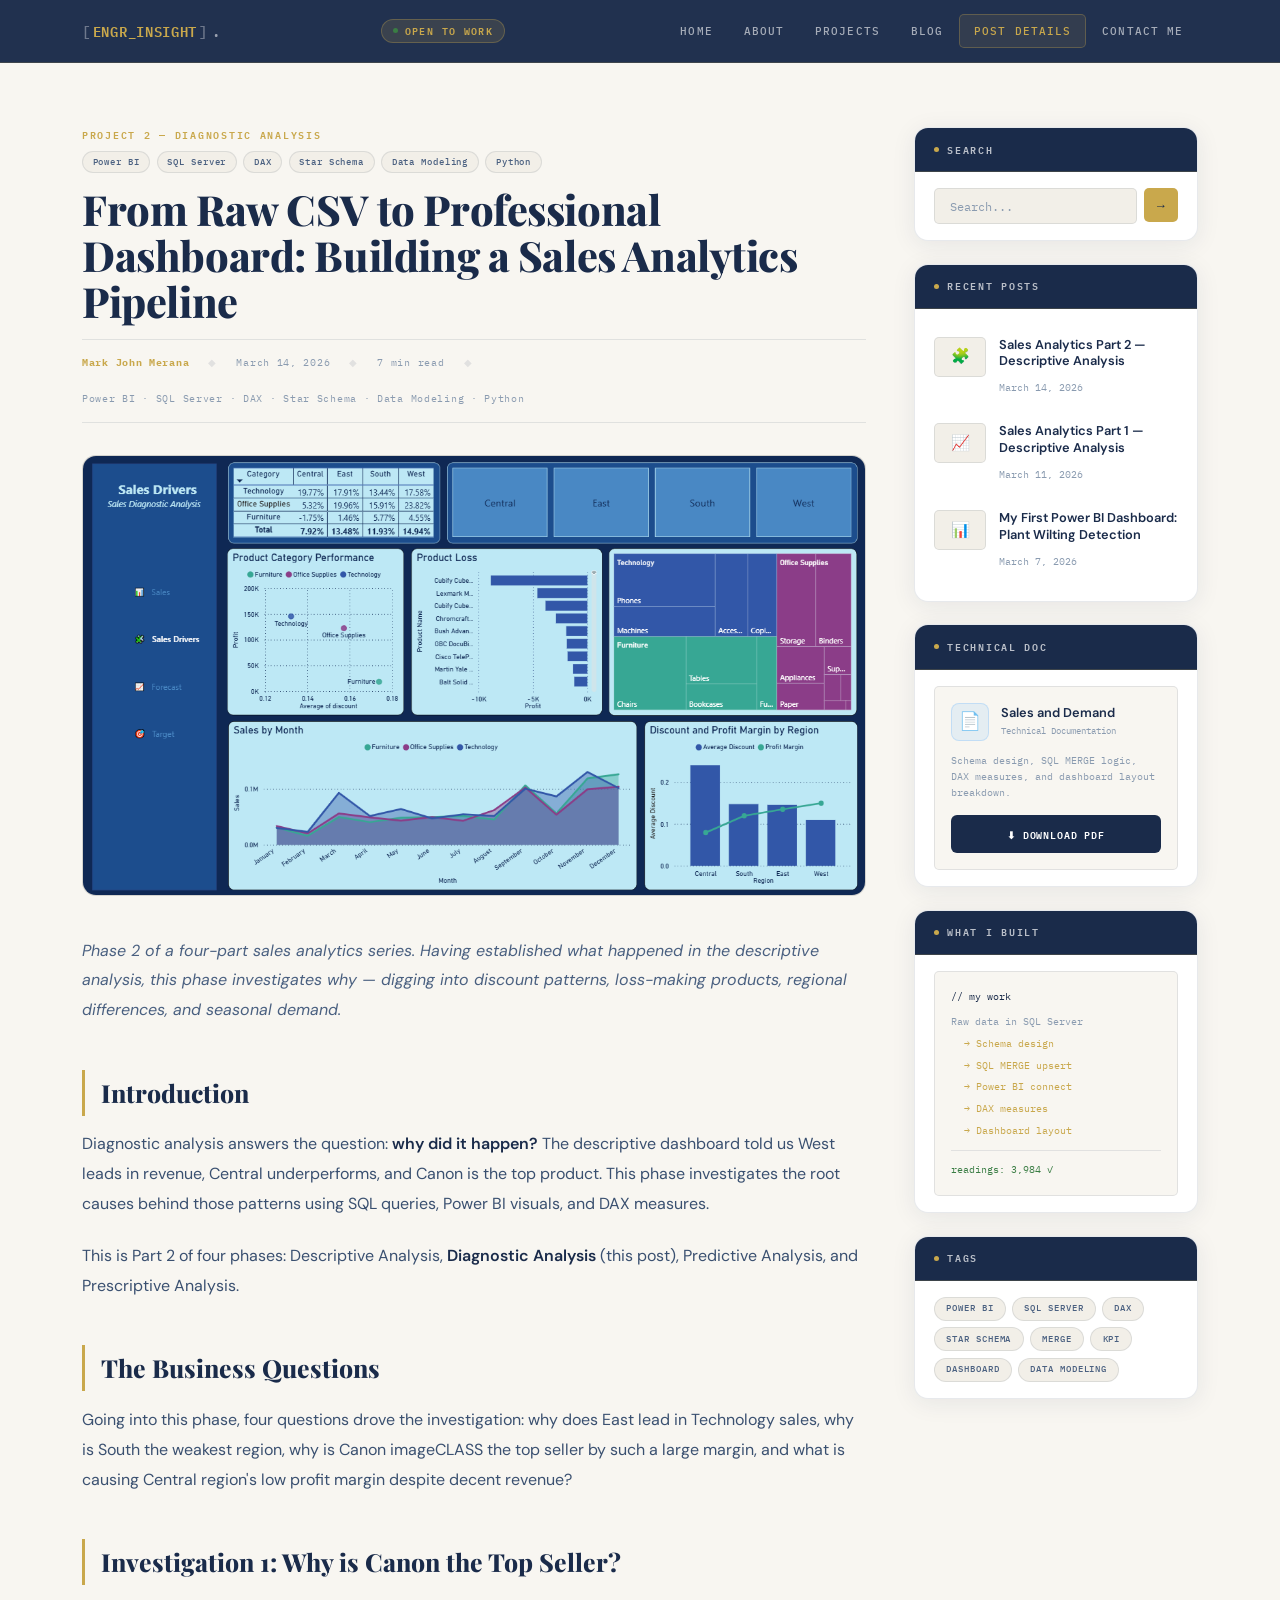
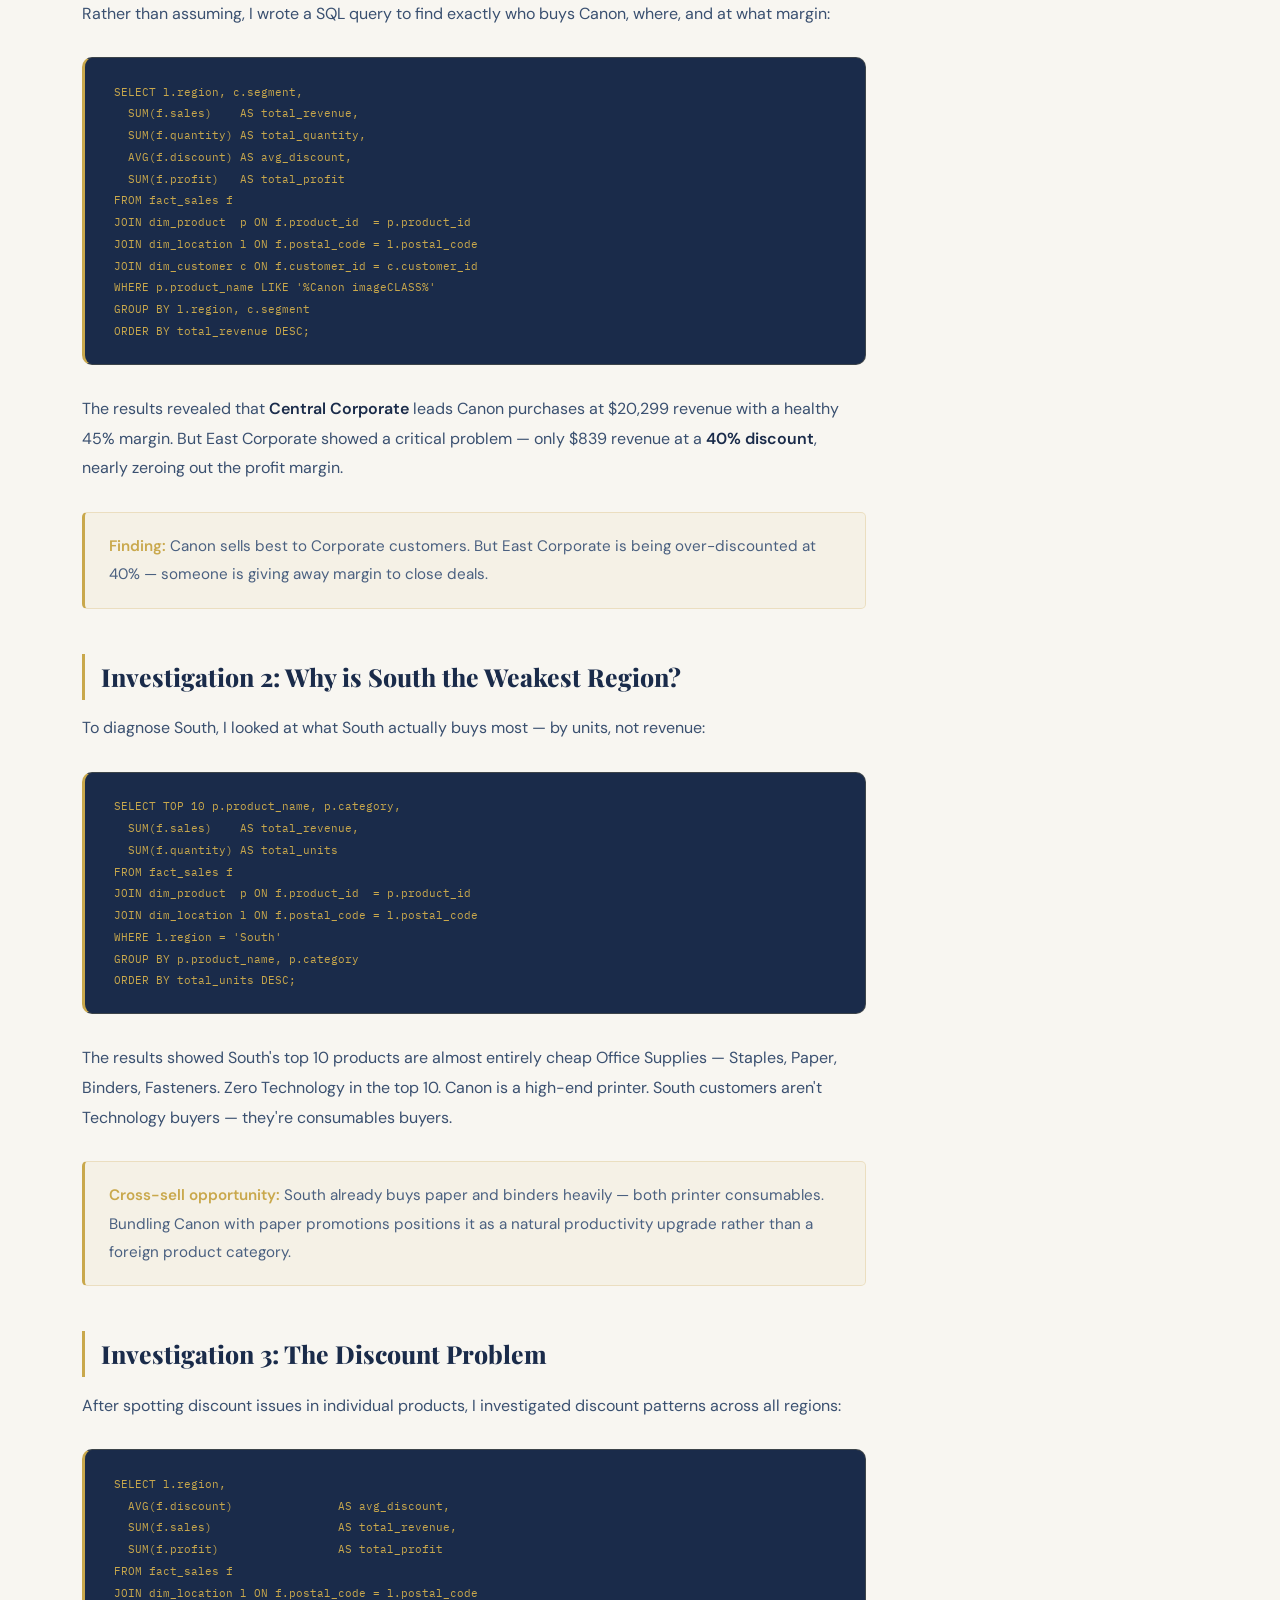
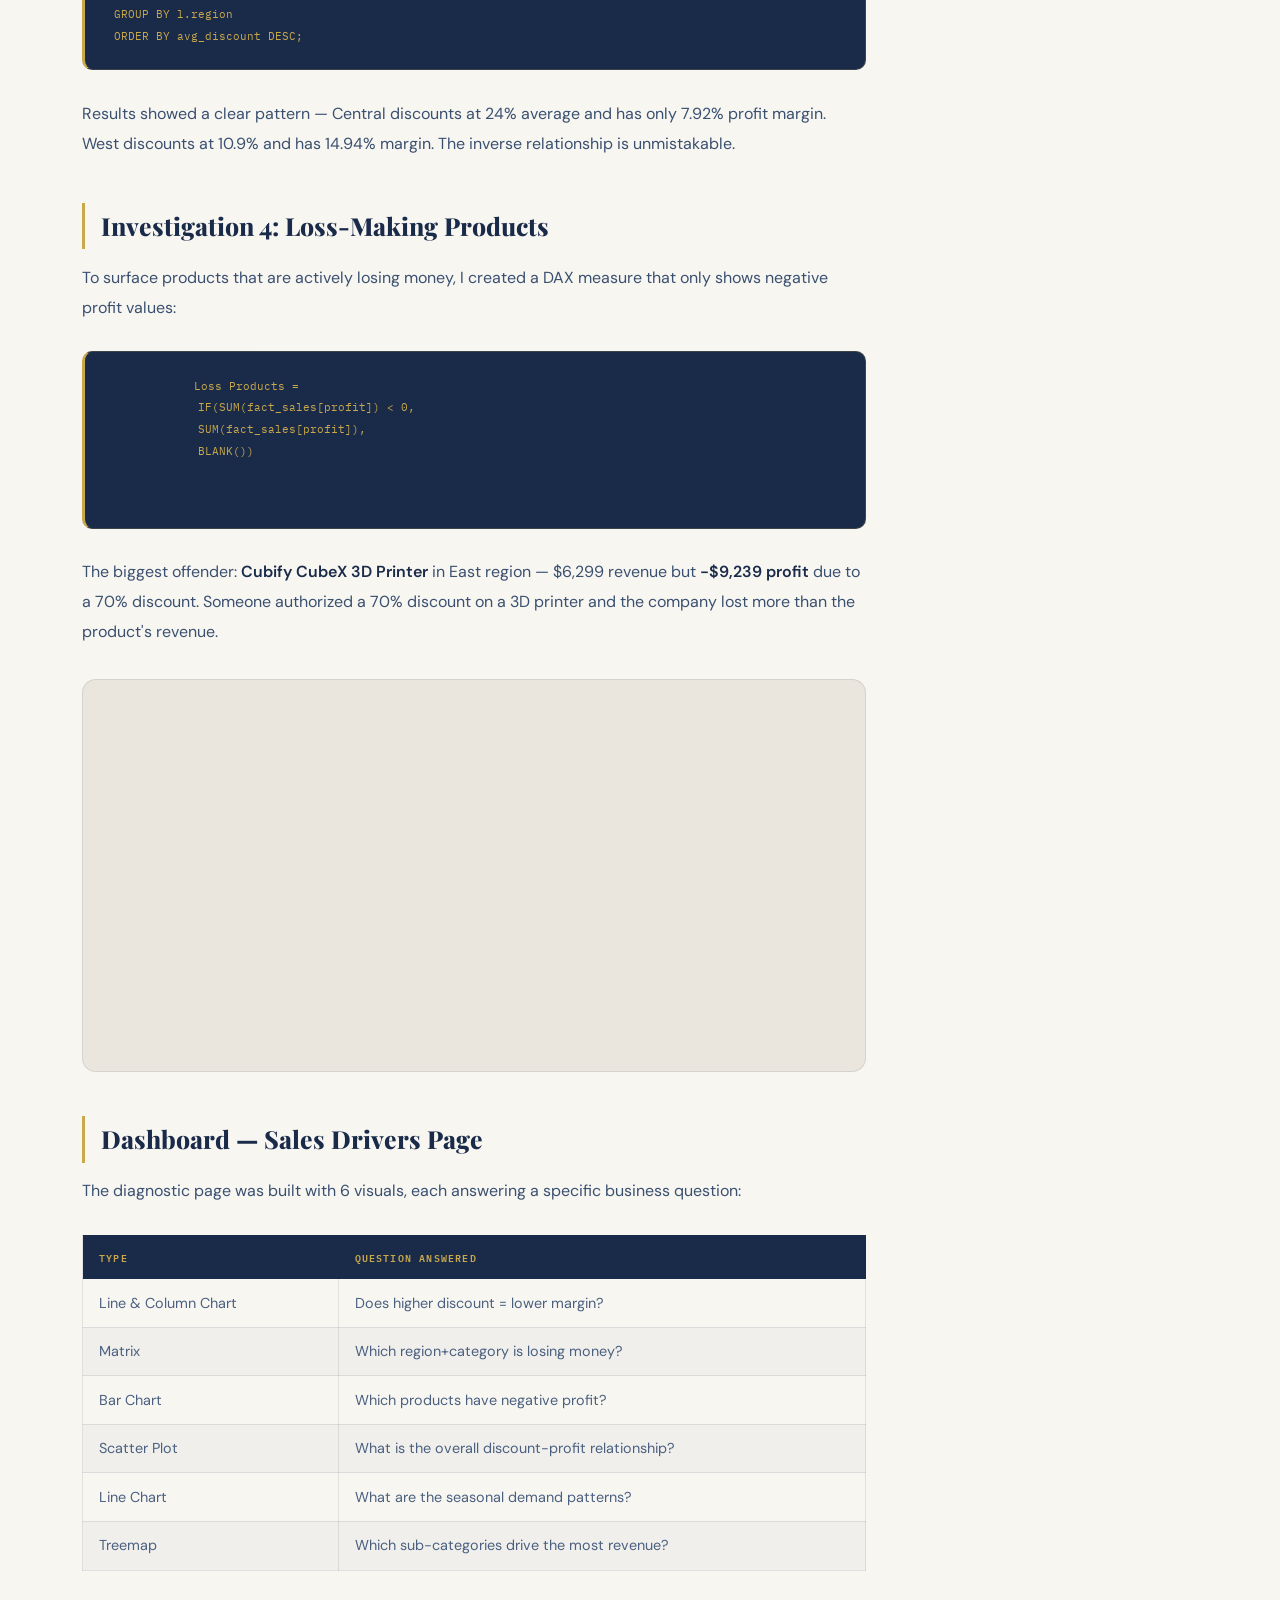
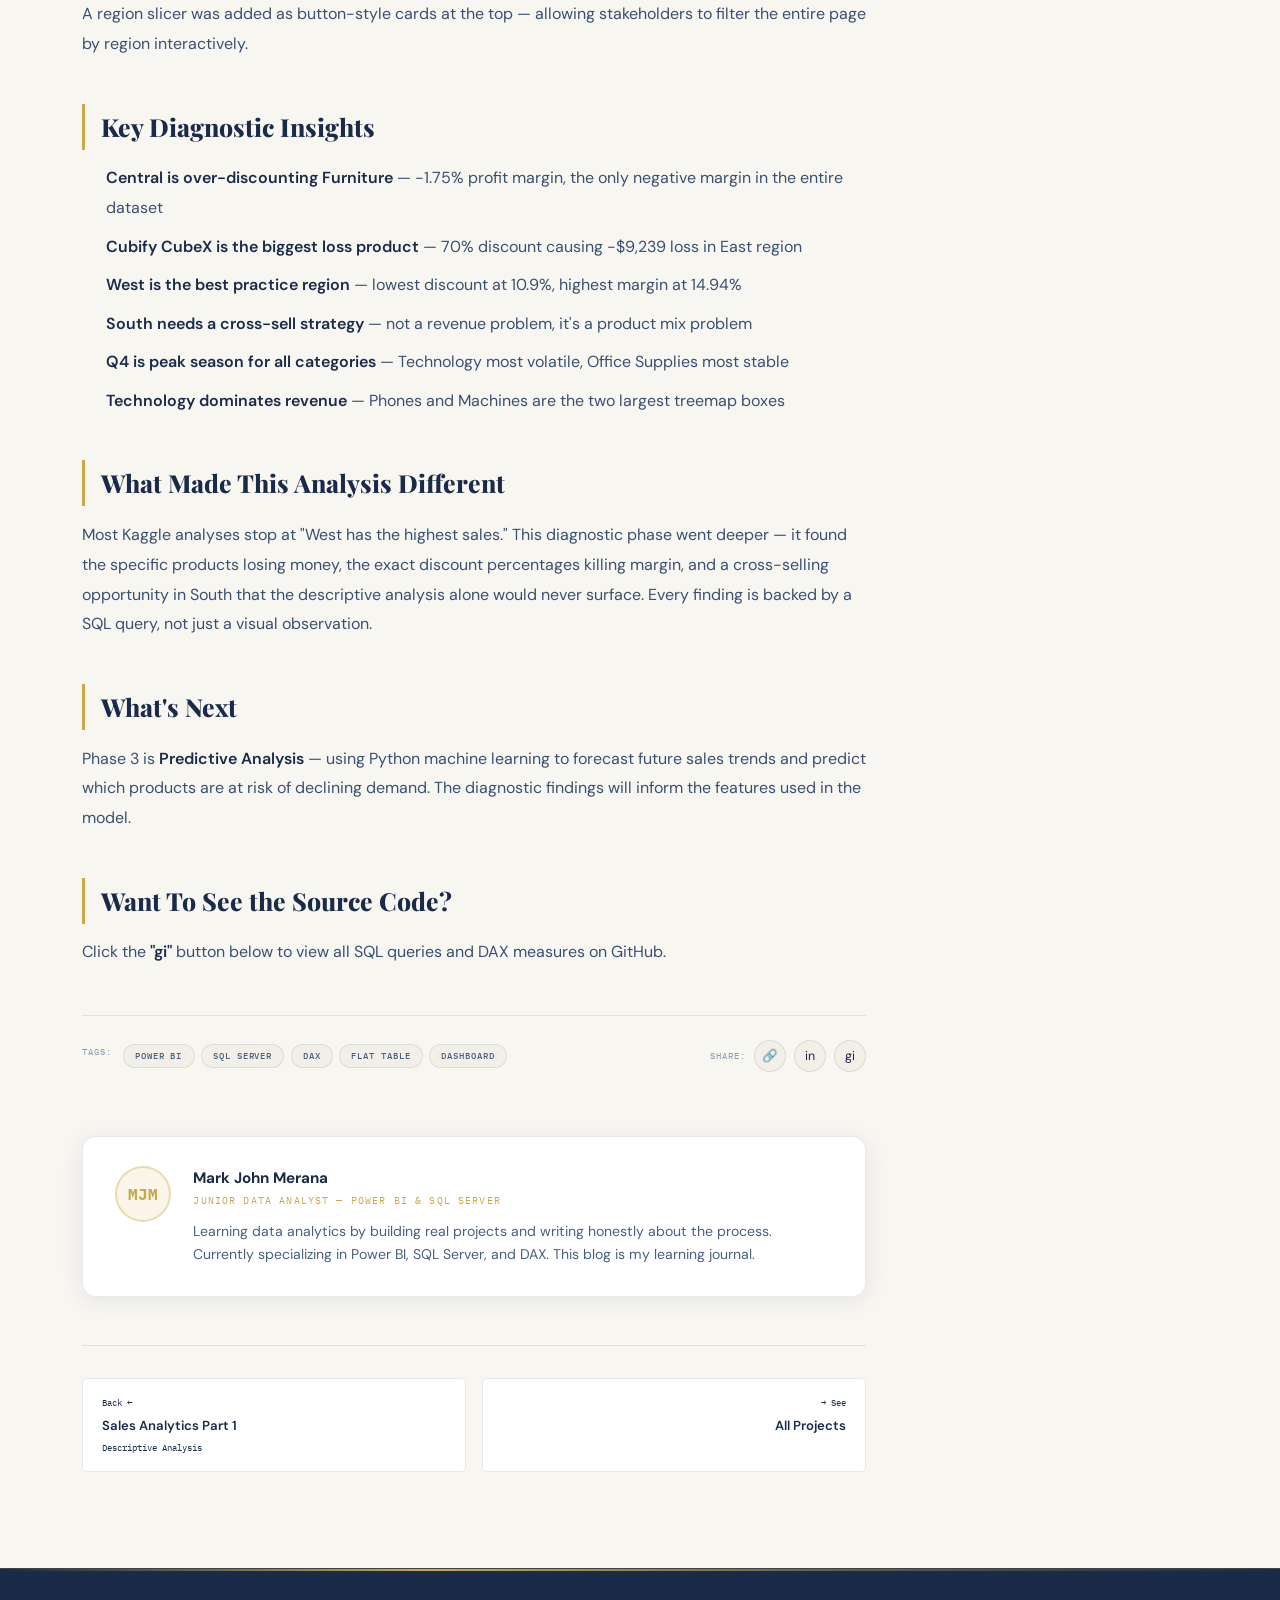
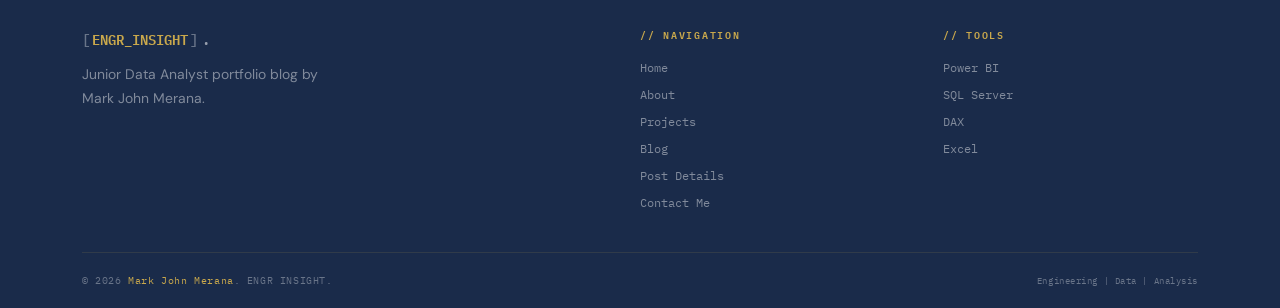
<file: post-details 3.html>
<!DOCTYPE html>
<html lang="en">
<head>
<link rel="icon" href="data:image/svg+xml,<svg xmlns='http://www.w3.org/2000/svg' viewBox='0 0 100 100'><rect width='100' height='100' rx='12' fill='%231a2b4a'/><text x='50' y='68' font-size='52' font-family='monospace' font-weight='bold' fill='%23c9a84c' text-anchor='middle'>EI</text></svg>">
<meta charset="UTF-8"/><meta name="viewport" content="width=device-width, initial-scale=1.0"/>
<title>Sales Analytics Dashboard Pt. 1 — ENGR INSIGHT</title>
<link rel="stylesheet" href="style.css"/>
<style>.reading-bar{position:fixed;top:0;left:0;height:2px;background:var(--blue);width:0%;z-index:300;}</style>
</head>
<body>
<div class="grid-bg"></div>
<div class="reading-bar" id="readBar"></div>

<nav id="navbar">
  <div class="nav-inner">
    <a href="index.html" class="nav-logo"><span class="logo-bracket">[</span><span class="logo-accent">ENGR_INSIGHT</span><span class="logo-bracket">]</span><span class="logo-dot">.</span></a>
    <div class="nav-badge">Open to Work</div>
    <div class="nav-links">
      <a href="index.html">Home</a>
      <a href="about.html">About</a>
      <a href="projects.html">Projects</a>
      <a href="blog.html">Blog</a>
      <a href="post-details.html" class="active">Post Details</a>
      <a href="contact.html">Contact Me</a></div>
    <button class="nav-toggle" onclick="toggleMenu()"><span></span><span></span><span></span></button>
  </div>
  <div class="nav-mobile" id="navMobile">
    <a href="index.html">Home</a>
    <a href="about.html">About</a>
    <a href="projects.html">Projects</a>
    <a href="blog.html">Blog</a>
    <a href="post-details.html" class="active">Post Details</a>
    <a href="contact.html">Contact Me</a></div>
</nav>

<section class="section" style="background:var(--bg);padding-top:4rem;">
  <div class="container">
    <div class="blog-layout">

      <!-- ARTICLE -->
      <article>
        <div class="reveal">
          <span class="article-cat">Project 2 — Diagnostic Analysis</span>
          <div class="post-pills" style="margin-bottom:.8rem;">
            <span class="pill">Power BI</span><span class="pill">SQL Server</span>
            <span class="pill">DAX</span><span class="pill">Star Schema</span><span class="pill">Data Modeling</span><span class="pill">Python</span>
          </div>
          <h1 class="article-title">From Raw CSV to Professional Dashboard: Building a Sales Analytics Pipeline</h1>
          <div class="article-meta">
            <strong>Mark John Merana</strong>
            <span class="sep">◆</span><span>March 14, 2026</span>
            <span class="sep">◆</span><span>7 min read</span>
            <span class="sep">◆</span><span>Power BI · SQL Server · DAX · Star Schema · Data Modeling · Python</span>
          </div>
        </div>

        <!-- Featured image -->
        <div class="article-feat reveal">
          <img src="assets/Post 3/Dashboard.png" alt="Plant Wilting Dashboard in Power BI"/>
        </div>

        <!-- BODY -->
        <div class="article-body">

          <p><em>Phase 2 of a four-part sales analytics series. Having established what happened in the descriptive analysis, this phase investigates why — digging into discount patterns, loss-making products, regional differences, and seasonal demand.</em></p>

          <h2>Introduction</h2>
          <p>Diagnostic analysis answers the question: <strong>why did it happen?</strong> The descriptive dashboard told us West leads in revenue, Central underperforms, and Canon is the top product. This phase investigates the root causes behind those patterns using SQL queries, Power BI visuals, and DAX measures.</p>
          <p>This is Part 2 of four phases: Descriptive Analysis, <strong>Diagnostic Analysis</strong> (this post), Predictive Analysis, and Prescriptive Analysis.</p>

          <h2>The Business Questions</h2>
          <p>Going into this phase, four questions drove the investigation: why does East lead in Technology sales, why is South the weakest region, why is Canon imageCLASS the top seller by such a large margin, and what is causing Central region's low profit margin despite decent revenue?</p>

          <h2>Investigation 1: Why is Canon the Top Seller?</h2>
          <p>Rather than assuming, I wrote a SQL query to find exactly who buys Canon, where, and at what margin:</p>

<div class="pre-wrap"><pre><code>SELECT l.region, c.segment,
  SUM(f.sales)    AS total_revenue,
  SUM(f.quantity) AS total_quantity,
  AVG(f.discount) AS avg_discount,
  SUM(f.profit)   AS total_profit
FROM fact_sales f
JOIN dim_product  p ON f.product_id  = p.product_id
JOIN dim_location l ON f.postal_code = l.postal_code
JOIN dim_customer c ON f.customer_id = c.customer_id
WHERE p.product_name LIKE '%Canon imageCLASS%'
GROUP BY l.region, c.segment
ORDER BY total_revenue DESC;</code></pre></div>

          <p>The results revealed that <strong>Central Corporate</strong> leads Canon purchases at $20,299 revenue with a healthy 45% margin. But East Corporate showed a critical problem — only $839 revenue at a <strong>40% discount</strong>, nearly zeroing out the profit margin.</p>

          <div class="callout">
            <strong>Finding:</strong> Canon sells best to Corporate customers. But East Corporate is being over-discounted at 40% — someone is giving away margin to close deals.
          </div>

          <h2>Investigation 2: Why is South the Weakest Region?</h2>
          <p>To diagnose South, I looked at what South actually buys most — by units, not revenue:</p>

<div class="pre-wrap"><pre><code>SELECT TOP 10 p.product_name, p.category,
  SUM(f.sales)    AS total_revenue,
  SUM(f.quantity) AS total_units
FROM fact_sales f
JOIN dim_product  p ON f.product_id  = p.product_id
JOIN dim_location l ON f.postal_code = l.postal_code
WHERE l.region = 'South'
GROUP BY p.product_name, p.category
ORDER BY total_units DESC;</code></pre></div>

          <p>The results showed South's top 10 products are almost entirely cheap Office Supplies — Staples, Paper, Binders, Fasteners. Zero Technology in the top 10. Canon is a high-end printer. South customers aren't Technology buyers — they're consumables buyers.</p>

          <div class="callout">
            <strong>Cross-sell opportunity:</strong> South already buys paper and binders heavily — both printer consumables. Bundling Canon with paper promotions positions it as a natural productivity upgrade rather than a foreign product category.
          </div>

          <h2>Investigation 3: The Discount Problem</h2>
          <p>After spotting discount issues in individual products, I investigated discount patterns across all regions:</p>

<div class="pre-wrap"><pre><code>SELECT l.region,
  AVG(f.discount)               AS avg_discount,
  SUM(f.sales)                  AS total_revenue,
  SUM(f.profit)                 AS total_profit
FROM fact_sales f
JOIN dim_location l ON f.postal_code = l.postal_code
GROUP BY l.region
ORDER BY avg_discount DESC;</code></pre></div>

          <p>Results showed a clear pattern — Central discounts at 24% average and has only 7.92% profit margin. West discounts at 10.9% and has 14.94% margin. The inverse relationship is unmistakable.</p>

          <h2>Investigation 4: Loss-Making Products</h2>
          <p>To surface products that are actively losing money, I created a DAX measure that only shows negative profit values:</p>

      <div class="pre-wrap">
        <pre>
          <code>Loss Products =
            IF(SUM(fact_sales[profit]) < 0,
            SUM(fact_sales[profit]),
            BLANK())
          </code>
        </pre>
      </div>

          <p>The biggest offender: <strong>Cubify CubeX 3D Printer</strong> in East region — $6,299 revenue but <strong>-$9,239 profit</strong> due to a 70% discount. Someone authorized a 70% discount on a 3D printer and the company lost more than the product's revenue.</p>

      <div class="img-block">
          <video src="assets/Post 3/Dashboard.mp4" autoplay muted loop playsinline style="width:100%;height:100%;object-fit:cover;display:block;">
            <div class="img-ph"></div>
          </video>
      </div>

      <h2>Dashboard — Sales Drivers Page</h2>
          <p>The diagnostic page was built with 6 visuals, each answering a specific business question:</p>
          <div class="table-wrap">
            <table>
              <thead><tr><th>Type</th><th>Question Answered</th></tr></thead>
              <tbody>
                <td>Line &amp; Column Chart</td><td>Does higher discount = lower margin?</td></tr>
                <td>Matrix</td><td>Which region+category is losing money?</td></tr>
                <td>Bar Chart</td><td>Which products have negative profit?</td></tr>
                <td>Scatter Plot</td><td>What is the overall discount-profit relationship?</td></tr>
                <td>Line Chart</td><td>What are the seasonal demand patterns?</td></tr>
                <td>Treemap</td><td>Which sub-categories drive the most revenue?</td></tr>
              </tbody>
            </table>
          </div>
          <p>A region slicer was added as button-style cards at the top — allowing stakeholders to filter the entire page by region interactively.</p>

          <h2>Key Diagnostic Insights</h2>
          <ul>
            <li><strong>Central is over-discounting Furniture</strong> — -1.75% profit margin, the only negative margin in the entire dataset</li>
            <li><strong>Cubify CubeX is the biggest loss product</strong> — 70% discount causing -$9,239 loss in East region</li>
            <li><strong>West is the best practice region</strong> — lowest discount at 10.9%, highest margin at 14.94%</li>
            <li><strong>South needs a cross-sell strategy</strong> — not a revenue problem, it's a product mix problem</li>
            <li><strong>Q4 is peak season for all categories</strong> — Technology most volatile, Office Supplies most stable</li>
            <li><strong>Technology dominates revenue</strong> — Phones and Machines are the two largest treemap boxes</li>
          </ul>

          <h2>What Made This Analysis Different</h2>
          <p>Most Kaggle analyses stop at "West has the highest sales." This diagnostic phase went deeper — it found the specific products losing money, the exact discount percentages killing margin, and a cross-selling opportunity in South that the descriptive analysis alone would never surface. Every finding is backed by a SQL query, not just a visual observation.</p>

          <h2>What's Next</h2>
          <p>Phase 3 is <strong>Predictive Analysis</strong> — using Python machine learning to forecast future sales trends and predict which products are at risk of declining demand. The diagnostic findings will inform the features used in the model.</p>

          <h2>Want To See the Source Code?</h2>
          <p>Click the <strong>"gi"</strong> button below to view all SQL queries and DAX measures on GitHub.</p>

        </div><!-- end article-body -->

        <!-- Tags / Share -->
        <div class="article-footer-row">
          <div class="tag-wrap">
            <span style="font-family:var(--mono);font-size:.58rem;color:var(--text-muted);letter-spacing:.1em;text-transform:uppercase;margin-right:.3rem;">Tags:</span>
            <span class="tag">Power BI</span><span class="tag">SQL Server</span>
            <span class="tag">DAX</span><span class="tag">Flat Table</span><span class="tag">Dashboard</span>
          </div>
          <div style="display:flex;align-items:center;gap:.5rem;">
            <span style="font-family:var(--mono);font-size:.58rem;color:var(--text-muted);letter-spacing:.1em;text-transform:uppercase;">Share:</span>
            <div class="share-btn" onclick="copyLink()" title="Copy link">🔗</div>
            <a href="https://www.linkedin.com/in/markjohnmera%C3%B1a/" target="_blank"><div class="share-btn" title="LinkedIn">in</div></a>
            <a href="https://github.com/markjohnmerana/sales-and-demand-project" target="_blank"><div class="share-btn" title="GitHub">gi</div></a>
          </div>
        </div>

        <!-- Author box -->
        <div class="author-box reveal">
          <div class="author-avatar-lg">MJM</div>
          <div>
            <div class="author-name">Mark John Merana</div>
            <div class="author-role">Junior Data Analyst — Power BI &amp; SQL Server</div>
            <p class="author-bio">Learning data analytics by building real projects and writing honestly about the process. Currently specializing in Power BI, SQL Server, and DAX. This blog is my learning journal.</p>
          </div>
        </div>

        <!-- Nav — updated to link to Project 2 -->
        <div style="display:grid;grid-template-columns:1fr 1fr;gap:1rem;margin-top:3rem;padding-top:2rem;border-top:1px solid var(--border);">
          <a href="post-details_2.html" style="background:var(--card);border:1px solid var(--border);border-radius:var(--radius);padding:1rem 1.2rem;text-decoration:none;transition:border-color .2s;" onmouseover="this.style.borderColor='rgba(59,158,255,.3)'" onmouseout="this.style.borderColor='var(--border)'">
            <div style="font-family:var(--mono);font-size:.58rem;color:var(--dim);margin-bottom:.3rem;">Back ←</div>
            <div style="font-family:var(--sans);font-size:.82rem;font-weight:600;color:var(--text);">Sales Analytics Part 1</div>
            <div style="font-family:var(--mono);font-size:.58rem;color:var(--blue);margin-top:.2rem;">Descriptive Analysis</div>
          </a>
          <a href="blog.html" style="background:var(--card);border:1px solid var(--border);border-radius:var(--radius);padding:1rem 1.2rem;text-decoration:none;text-align:right;transition:border-color .2s;" onmouseover="this.style.borderColor='rgba(59,158,255,.3)'" onmouseout="this.style.borderColor='var(--border)'">
            <div style="font-family:var(--mono);font-size:.58rem;color:var(--dim);margin-bottom:.3rem;">→ See</div>
            <div style="font-family:var(--sans);font-size:.82rem;font-weight:600;color:var(--text);">All Projects</div>
          </a>
        </div>
      </article>

      <!-- SIDEBAR -->
      <aside class="sidebar">
        <div class="widget reveal">
          <div class="w-head"><div class="w-head-dot"></div><span class="w-head-label">Search</span></div>
          <div class="w-body"><div class="search-row"><input type="text" class="search-inp" placeholder="Search..."/><button class="search-btn">→</button></div></div>
        </div>

        <div class="widget reveal">
          <div class="w-head"><div class="w-head-dot"></div><span class="w-head-label">Recent Posts</span></div>
          <div class="w-body">
            <a href="post-details_3.html" style="display:block;">
              <div class="recent-item">
                <div class="recent-thumb">🧩</div>
                <div class="recent-info"><h4>Sales Analytics Part 2 — Descriptive Analysis</h4><span class="recent-date">March 14, 2026</span></div>
              </div>
            </a>
            <a href="post-details_2.html" style="display:block;">
              <div class="recent-item">
                <div class="recent-thumb">📈</div>
                <div class="recent-info"><h4>Sales Analytics Part 1 — Descriptive Analysis</h4><span class="recent-date">March 11, 2026</span></div>
              </div>
            </a>
            <a href="post-details.html" style="display:block;">
              <div class="recent-item">
                <div class="recent-thumb">📊</div>
                <div class="recent-info"><h4>My First Power BI Dashboard: Plant Wilting Detection</h4><span class="recent-date">March 7, 2026</span></div>
              </div>
            </a>
          </div>
        </div>

        <!-- Technical Doc Download Widget -->
        <div class="widget reveal">
          <div class="w-head"><div class="w-head-dot"></div><span class="w-head-label">Technical Doc</span></div>
          <div class="w-body">
            <div style="background:#f8f6f1;border:1px solid var(--border);border-radius:var(--radius);padding:1rem;">
              <div style="display:flex;align-items:center;gap:.75rem;margin-bottom:.8rem;">
                <div style="width:38px;height:38px;border-radius:8px;background:rgba(59,158,255,.1);border:1px solid rgba(59,158,255,.2);display:flex;align-items:center;justify-content:center;font-size:1.1rem;flex-shrink:0;">📄</div>
                <div>
                  <div style="font-family:var(--sans);font-size:.8rem;font-weight:600;color:var(--text);line-height:1.3;">Sales and Demand</div>
                  <div style="font-family:var(--mono);font-size:.58rem;color:var(--text-muted);margin-top:.1rem;">Technical Documentation</div>
                </div>
              </div>
              <div style="font-family:var(--mono);font-size:.6rem;color:var(--text-muted);line-height:1.65;margin-bottom:.9rem;">Schema design, SQL MERGE logic, DAX measures, and dashboard layout breakdown.</div>
              <a href="assets/P1 Docs/wilting_dashboard_documentation.pdf"
                 download="PlantWilting_TechnicalDoc.pdf"
                 style="display:flex;align-items:center;justify-content:center;gap:.45rem;width:100%;padding:.65rem;background:var(--blue);color:#fff;border-radius:6px;font-family:var(--mono);font-size:.65rem;font-weight:600;letter-spacing:.08em;text-transform:uppercase;text-decoration:none;transition:all .2s;"
                 onmouseover="this.style.background='#5aaeff';this.style.boxShadow='0 4px 16px rgba(59,158,255,.3)'"
                 onmouseout="this.style.background='var(--blue)';this.style.boxShadow='none'">
                ⬇ Download PDF
              </a>
            </div>
          </div>
        </div>

        <!-- What I Built -->
        <div class="widget reveal">
          <div class="w-head"><div class="w-head-dot"></div><span class="w-head-label">What I Built</span></div>
          <div class="w-body">
            <div style="background:#f8f6f1;border:1px solid var(--border);border-radius:var(--radius);padding:.9rem 1rem;font-family:var(--mono);font-size:.65rem;line-height:2.1;color:var(--text-muted);">
              <div style="color:var(--blue);margin-bottom:.2rem;">// my work</div>
              <div>Raw data in SQL Server</div>
              <div style="padding-left:.8rem;color:#c9a84c;">→ Schema design</div>
              <div style="padding-left:.8rem;color:#c9a84c;">→ SQL MERGE upsert</div>
              <div style="padding-left:.8rem;color:#c9a84c;">→ Power BI connect</div>
              <div style="padding-left:.8rem;color:#c9a84c;">→ DAX measures</div>
              <div style="padding-left:.8rem;color:#c9a84c;">→ Dashboard layout</div>
              <div style="margin-top:.5rem;padding-top:.5rem;border-top:1px solid var(--border);color:var(--green);">readings: 3,984 ✓</div>
            </div>
          </div>
        </div>

        <div class="widget reveal">
          <div class="w-head"><div class="w-head-dot"></div><span class="w-head-label">Tags</span></div>
          <div class="w-body">
            <div class="tag-wrap">
              <span class="tag">Power BI</span><span class="tag">SQL Server</span>
              <span class="tag">DAX</span><span class="tag">Star Schema</span>
              <span class="tag">MERGE</span><span class="tag">KPI</span>
              <span class="tag">Dashboard</span><span class="tag">Data Modeling</span>
            </div>
          </div>
        </div>
      </aside>

    </div>
  </div>
</section>

<footer>
  <div class="container">
    <div class="footer-grid">
      <div class="footer-brand"><div class="f-logo"><span class="logo-bracket">[</span><span class="logo-accent">ENGR_INSIGHT</span><span class="logo-bracket">]</span><span class="logo-dot">.</span></div><p>Junior Data Analyst portfolio blog by Mark John Merana.</p></div>
      <div><div class="f-col-title">// Navigation</div><div class="f-links"><a href="index.html">Home</a><a href="about.html">About</a><a href="projects.html">Projects</a><a href="blog.html">Blog</a><a href="post-details.html">Post Details</a><a href="contact.html">Contact Me</a></div></div>
      <div><div class="f-col-title">// Tools</div><div class="f-links"><a href="#">Power BI</a><a href="#">SQL Server</a><a href="#">DAX</a><a href="#">Excel</a></div></div>
    </div>
    <div class="footer-bottom"><span class="f-copy">© 2026 <span>Mark John Merana</span>. ENGR INSIGHT.</span><span class="f-copy" style="font-size:.58rem;">Engineering | Data | Analysis</span></div>
  </div>
</footer>

<script>
window.addEventListener('scroll',()=>{
  document.getElementById('navbar').classList.toggle('scrolled',scrollY>20);
  const p=(scrollY/(document.body.scrollHeight-window.innerHeight))*100;
  document.getElementById('readBar').style.width=Math.min(p,100)+'%';
});
function toggleMenu(){document.getElementById('navMobile').classList.toggle('open');}
const io=new IntersectionObserver(e=>e.forEach(x=>{if(x.isIntersecting){x.target.classList.add('visible');io.unobserve(x.target);}}),{threshold:.1});
document.querySelectorAll('.reveal').forEach(el=>io.observe(el));
setTimeout(()=>document.querySelectorAll('.reveal:not(.visible)').forEach(el=>el.classList.add('visible')),800);
function copyLink(){navigator.clipboard.writeText(location.href).then(()=>alert('Link copied!'));}
</script>
</body>
</html>
</file>
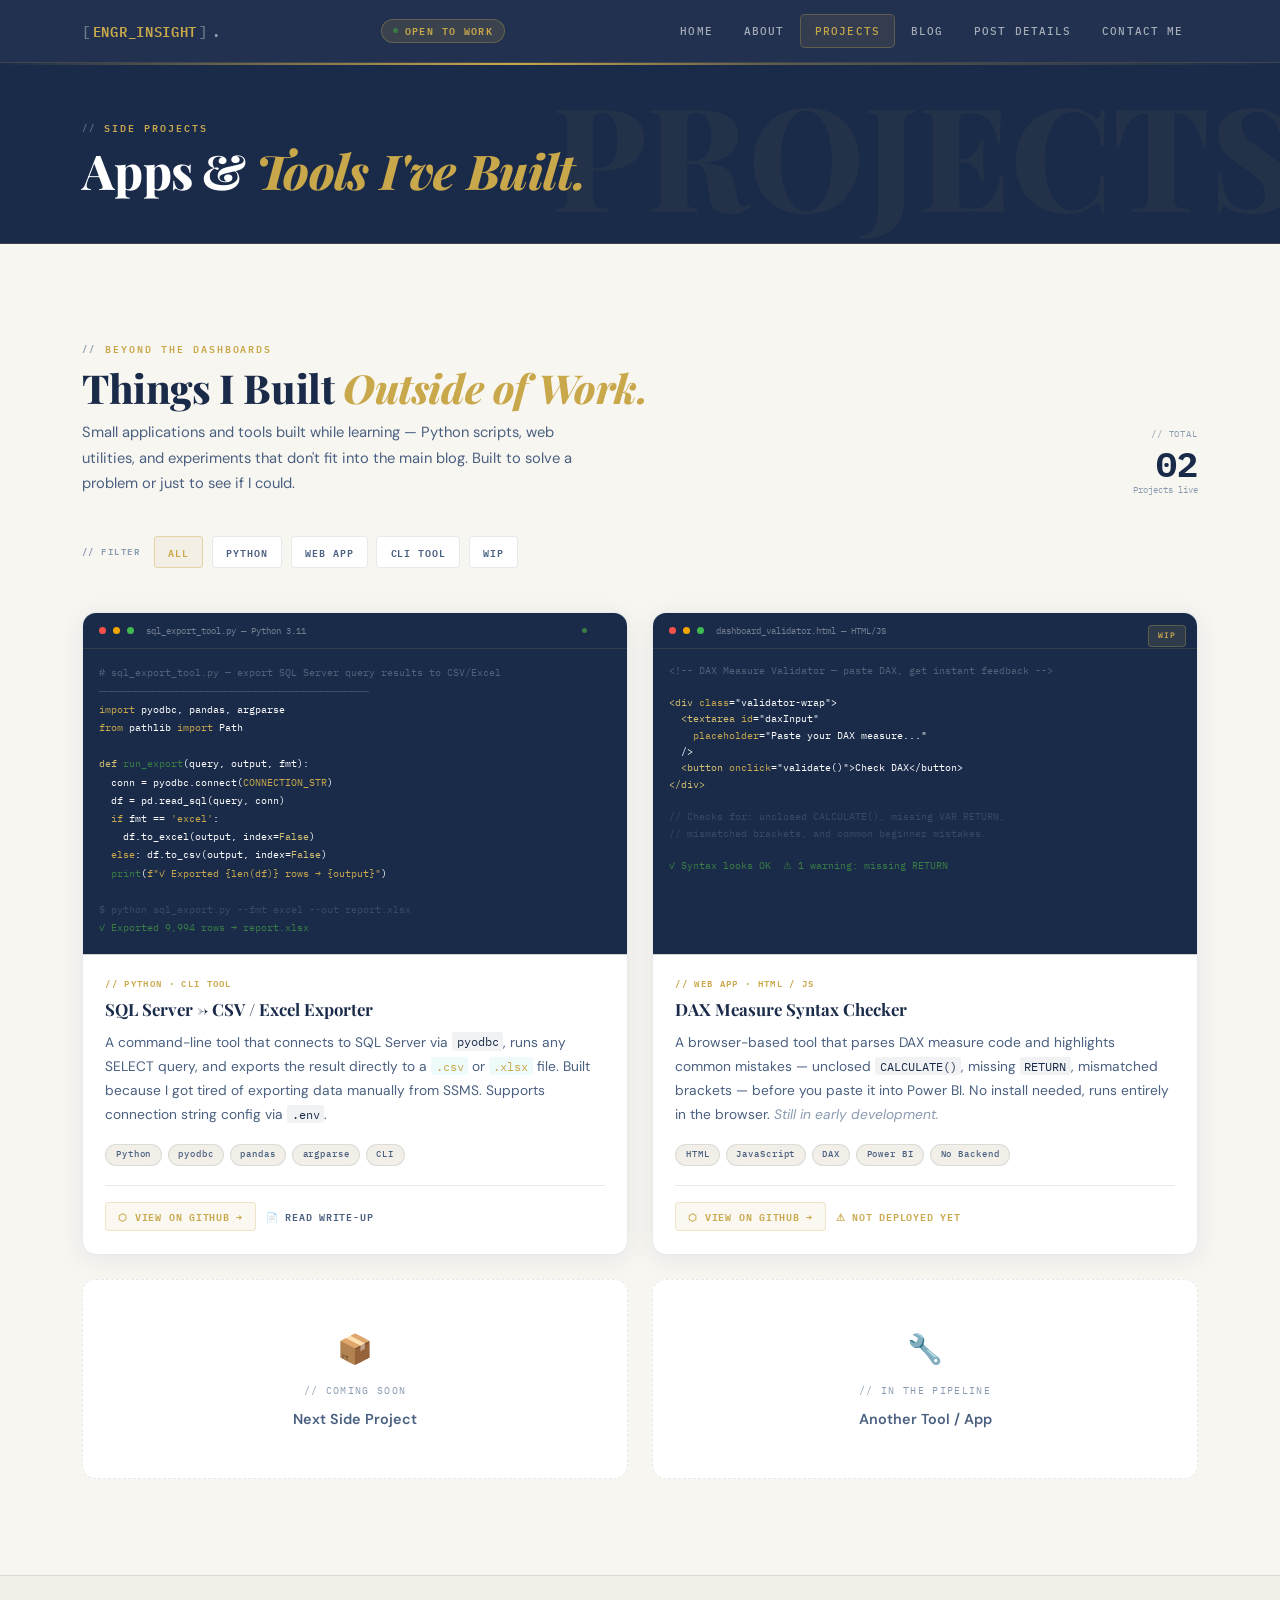
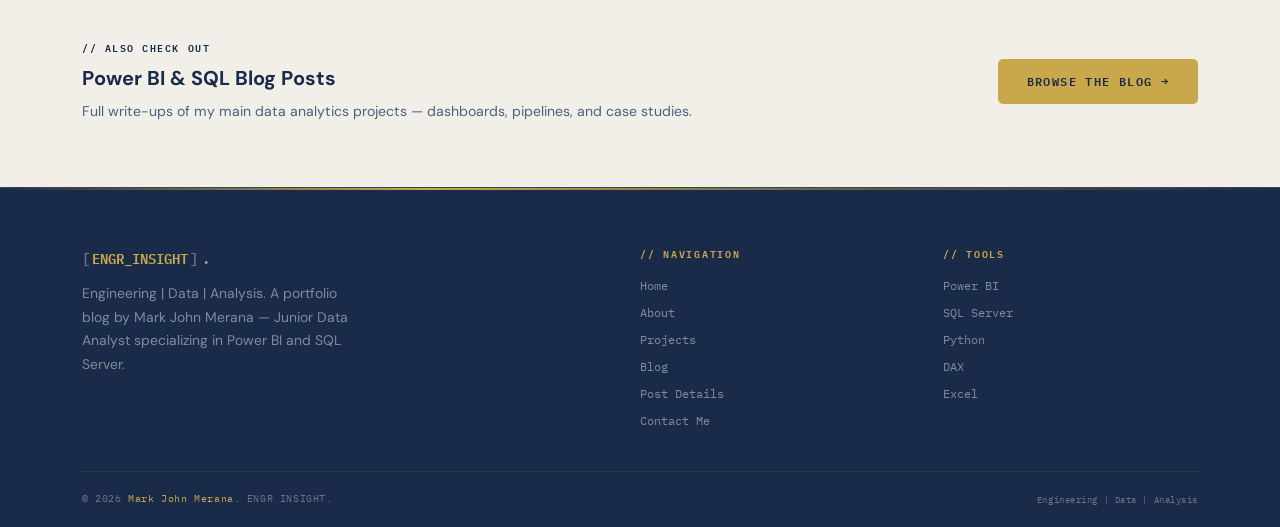
<file: projects.html>
<!DOCTYPE html>
<html lang="en">
<head>
<link rel="icon" href="data:image/svg+xml,<svg xmlns='http://www.w3.org/2000/svg' viewBox='0 0 100 100'><rect width='100' height='100' rx='12' fill='%231a2b4a'/><text x='50' y='68' font-size='52' font-family='monospace' font-weight='bold' fill='%23c9a84c' text-anchor='middle'>EI</text></svg>">
<meta charset="UTF-8"/><meta name="viewport" content="width=device-width, initial-scale=1.0"/>
<title>Side Projects — ENGR INSIGHT | Mark John Merana</title>
<link rel="stylesheet" href="style.css"/>
</head>
<body>
<div class="grid-bg"></div>

<!-- NAV -->
<nav id="navbar">
  <div class="nav-inner">
    <a href="index.html" class="nav-logo"><span class="logo-bracket">[</span><span class="logo-accent">ENGR_INSIGHT</span><span class="logo-bracket">]</span><span class="logo-dot">.</span></a>
    <div class="nav-badge">Open to Work</div>
    <div class="nav-links">
      <a href="index.html">Home</a>
      <a href="about.html">About</a>
      <a href="projects.html" class="active">Projects</a>
      <a href="blog.html">Blog</a>
      <a href="post-details.html">Post Details</a>
      <a href="contact.html">Contact Me</a>
    </div>
    <button class="nav-toggle" onclick="toggleMenu()"><span></span><span></span><span></span></button>
  </div>
  <div class="nav-mobile" id="navMobile">
    <a href="index.html">Home</a>
    <a href="about.html">About</a>
    <a href="projects.html" class="active">Projects</a>
    <a href="blog.html">Blog</a>
    <a href="post-details.html">Post Details</a>
    <a href="contact.html">Contact Me</a>
  </div>
</nav>

<!-- PAGE BANNER -->
<div class="page-banner">
  <div class="banner-bg-word">PROJECTS</div>
  <div class="container">
    <div class="banner-eyebrow">Side Projects</div>
    <h1 class="banner-title">Apps &amp; <em>Tools I've Built.</em></h1>
  </div>
</div>

<!-- MAIN SECTION -->
<section class="section" style="background:var(--bg);">
  <div class="container">

    <!-- Intro row -->
    <div style="display:grid;grid-template-columns:1fr auto;align-items:end;gap:2rem;margin-bottom:2.4rem;" class="reveal">
      <div>
        <div class="s-eye">Beyond the Dashboards</div>
        <h2 class="s-title" style="margin-bottom:.6rem;">Things I Built <em>Outside of Work.</em></h2>
        <p style="color:var(--text-dim);font-size:.92rem;line-height:1.75;max-width:520px;">
          Small applications and tools built while learning — Python scripts, web utilities, and
          experiments that don't fit into the main blog. Built to solve a problem or just to 
          see if I could.
        </p>
      </div>
      <div style="text-align:right;">
        <div style="font-family:var(--mono);font-size:.55rem;color:var(--text-muted);letter-spacing:.1em;text-transform:uppercase;margin-bottom:.3rem;">// Total</div>
        <div style="font-family:var(--mono);font-size:2.2rem;font-weight:700;color:var(--blue);line-height:1;">02</div>
        <div style="font-family:var(--mono);font-size:.58rem;color:var(--text-muted);">Projects live</div>
      </div>
    </div>

    <!-- Filter bar -->
    <div class="filter-bar reveal">
      <span class="filter-label">// Filter</span>
      <button class="filter-btn active" onclick="filterProjects('all', this)">All</button>
      <button class="filter-btn" onclick="filterProjects('python', this)">Python</button>
      <button class="filter-btn" onclick="filterProjects('web', this)">Web App</button>
      <button class="filter-btn" onclick="filterProjects('tool', this)">CLI Tool</button>
      <button class="filter-btn" onclick="filterProjects('wip', this)">WIP</button>
    </div>

    <!-- Projects grid -->
    <div class="projects-grid" id="projectsGrid">

      <!-- ── PROJECT 1: Python tool ────────────────── -->
      <div class="proj-card reveal" data-tags="python tool">

        <!-- Top bar -->
        <div class="proj-card-bar">
          <div class="proj-card-bar-dot" style="background:#f85149;"></div>
          <div class="proj-card-bar-dot" style="background:#f0a500;"></div>
          <div class="proj-card-bar-dot" style="background:#3fb950;"></div>
          <span class="proj-card-bar-title">sql_export_tool.py — Python 3.11</span>
          <span class="proj-card-bar-status"><span class="blink-dot"></span>Live</span>
        </div>

        <!-- Terminal-style preview -->
        <div class="proj-preview">
          <div class="proj-terminal">
            <div class="t-comment"># sql_export_tool.py — export SQL Server query results to CSV/Excel</div>
            <div class="t-dim">─────────────────────────────────────────────</div>
            <div><span class="t-blue">import</span> <span class="t-white">pyodbc, pandas, argparse</span></div>
            <div><span class="t-blue">from</span> <span class="t-white">pathlib</span> <span class="t-blue">import</span> <span class="t-white">Path</span></div>
            <br/>
            <div><span class="t-teal">def</span> <span class="t-green">run_export</span><span class="t-white">(query, output, fmt):</span></div>
            <div>&nbsp;&nbsp;<span class="t-white">conn = pyodbc.connect(</span><span class="t-amber">CONNECTION_STR</span><span class="t-white">)</span></div>
            <div>&nbsp;&nbsp;<span class="t-white">df = pd.read_sql(query, conn)</span></div>
            <div>&nbsp;&nbsp;<span class="t-blue">if</span> <span class="t-white">fmt ==</span> <span class="t-amber">'excel'</span><span class="t-white">:</span></div>
            <div>&nbsp;&nbsp;&nbsp;&nbsp;<span class="t-white">df.to_excel(output, index=</span><span class="t-teal">False</span><span class="t-white">)</span></div>
            <div>&nbsp;&nbsp;<span class="t-blue">else</span><span class="t-white">: df.to_csv(output, index=</span><span class="t-teal">False</span><span class="t-white">)</span></div>
            <div>&nbsp;&nbsp;<span class="t-green">print</span><span class="t-white">(</span><span class="t-amber">f"✓ Exported {len(df)} rows → {output}"</span><span class="t-white">)</span></div>
            <br/>
            <div class="t-dim">$ python sql_export.py --fmt excel --out report.xlsx</div>
            <div class="t-green">✓ Exported 9,994 rows → report.xlsx</div>
          </div>
        </div>

        <!-- Body -->
        <div class="proj-body">
          <div class="proj-type">// Python · CLI Tool</div>
          <div class="proj-title">SQL Server → CSV / Excel Exporter</div>
          <p class="proj-desc">
            A command-line tool that connects to SQL Server via <code style="font-family:var(--mono);font-size:.78rem;color:var(--blue);background:var(--blue-sub);padding:.1em .35em;border-radius:3px;">pyodbc</code>, 
            runs any SELECT query, and exports the result directly to a 
            <code style="font-family:var(--mono);font-size:.78rem;color:#c9a84c;background:rgba(46,203,193,.08);padding:.1em .35em;border-radius:3px;">.csv</code> or 
            <code style="font-family:var(--mono);font-size:.78rem;color:#c9a84c;background:rgba(46,203,193,.08);padding:.1em .35em;border-radius:3px;">.xlsx</code> file. 
            Built because I got tired of exporting data manually from SSMS. Supports connection string config via <code style="font-family:var(--mono);font-size:.78rem;color:var(--blue);background:var(--blue-sub);padding:.1em .35em;border-radius:3px;">.env</code>.
          </p>
          <div class="proj-pills">
            <span class="pill">Python</span>
            <span class="pill">pyodbc</span>
            <span class="pill">pandas</span>
            <span class="pill">argparse</span>
            <span class="pill">CLI</span>
          </div>
          <div class="proj-links">
            <a href="https://github.com/markjohnmerana" target="_blank" class="proj-link primary">⬡ View on GitHub →</a>
            <a href="#" class="proj-link">📄 Read Write-up</a>
          </div>
        </div>
      </div>

      <!-- ── PROJECT 2: Web App ─────────────────────── -->
      <div class="proj-card reveal" data-tags="web python wip">
      <div class="proj-ribbon">WIP</div>

        <!-- Top bar -->
        <div class="proj-card-bar">
          <div class="proj-card-bar-dot" style="background:#f85149;"></div>
          <div class="proj-card-bar-dot" style="background:#f0a500;"></div>
          <div class="proj-card-bar-dot" style="background:#3fb950;"></div>
          <span class="proj-card-bar-title">dashboard_validator.html — HTML/JS</span>
        </div>

        <!-- Web preview with code -->
        <div class="proj-preview">
          <div class="proj-web-preview">
            <div class="t-comment">&lt;!-- DAX Measure Validator — paste DAX, get instant feedback --&gt;</div>
            <br/>
            <div><span class="t-teal">&lt;div</span> <span class="t-blue">class</span><span class="t-white">="validator-wrap"&gt;</span></div>
            <div>&nbsp;&nbsp;<span class="t-teal">&lt;textarea</span> <span class="t-blue">id</span><span class="t-white">="daxInput"</span></div>
            <div>&nbsp;&nbsp;&nbsp;&nbsp;<span class="t-blue">placeholder</span><span class="t-white">="Paste your DAX measure..."</span></div>
            <div>&nbsp;&nbsp;<span class="t-white">/&gt;</span></div>
            <div>&nbsp;&nbsp;<span class="t-teal">&lt;button</span> <span class="t-blue">onclick</span><span class="t-white">="validate()"&gt;Check DAX&lt;/button&gt;</span></div>
            <div><span class="t-teal">&lt;/div&gt;</span></div>
            <br/>
            <div class="t-dim">// Checks for: unclosed CALCULATE(), missing VAR RETURN,</div>
            <div class="t-dim">// mismatched brackets, and common beginner mistakes.</div>
            <br/>
            <div class="t-green">✓ Syntax looks OK &nbsp;⚠ 1 warning: missing RETURN</div>
          </div>
        </div>

        <!-- Body -->
        <div class="proj-body">
          <div class="proj-type">// Web App · HTML / JS</div>
          <div class="proj-title">DAX Measure Syntax Checker</div>
          <p class="proj-desc">
            A browser-based tool that parses DAX measure code and highlights common mistakes — 
            unclosed <code style="font-family:var(--mono);font-size:.78rem;color:var(--blue);background:var(--blue-sub);padding:.1em .35em;border-radius:3px;">CALCULATE()</code>, 
            missing <code style="font-family:var(--mono);font-size:.78rem;color:var(--blue);background:var(--blue-sub);padding:.1em .35em;border-radius:3px;">RETURN</code>, 
            mismatched brackets — before you paste it into Power BI. No install needed, runs entirely in the browser. 
            <em style="color:var(--text-muted);">Still in early development.</em>
          </p>
          <div class="proj-pills">
            <span class="pill">HTML</span>
            <span class="pill">JavaScript</span>
            <span class="pill">DAX</span>
            <span class="pill">Power BI</span>
            <span class="pill">No Backend</span>
          </div>
          <div class="proj-links">
            <a href="https://github.com/markjohnmerana" target="_blank" class="proj-link primary">⬡ View on GitHub →</a>
            <span class="proj-link" style="color:var(--amber);cursor:default;">⚠ Not deployed yet</span>
          </div>
        </div>
      </div>

      <!-- ── PLACEHOLDER 3 ──────────────────────────── -->
      <div class="proj-coming-soon reveal">
        <div class="cs-ico">📦</div>
        <div class="cs-label">// Coming Soon</div>
        <div class="cs-title">Next Side Project</div>
      </div>

      <!-- ── PLACEHOLDER 4 ──────────────────────────── -->
      <div class="proj-coming-soon reveal">
        <div class="cs-ico">🔧</div>
        <div class="cs-label">// In the Pipeline</div>
        <div class="cs-title">Another Tool / App</div>
      </div>

    </div><!-- /projects-grid -->

  </div>
</section>

<!-- CTA STRIP -->
<section class="section-sm" style="background:var(--bg2);border-top:1px solid var(--border);">
  <div class="container">
    <div style="display:flex;align-items:center;justify-content:space-between;flex-wrap:wrap;gap:1.5rem;" class="reveal">
      <div>
        <div style="font-family:var(--mono);font-size:.6rem;font-weight:600;letter-spacing:.16em;text-transform:uppercase;color:var(--blue);margin-bottom:.4rem;">// Also Check Out</div>
        <h3 style="font-family:var(--sans);font-size:1.25rem;font-weight:700;color:var(--text);margin-bottom:.3rem;">Power BI &amp; SQL Blog Posts</h3>
        <p style="font-size:.88rem;color:var(--text-dim);">Full write-ups of my main data analytics projects — dashboards, pipelines, and case studies.</p>
      </div>
      <a href="blog.html" class="btn-blue" style="flex-shrink:0;">Browse the Blog →</a>
    </div>
  </div>
</section>

<!-- FOOTER -->
<footer>
  <div class="container">
    <div class="footer-grid">
      <div class="footer-brand">
        <div class="f-logo"><span class="logo-bracket">[</span><span class="logo-accent">ENGR_INSIGHT</span><span class="logo-bracket">]</span><span class="logo-dot">.</span></div>
        <p>Engineering | Data | Analysis. A portfolio blog by Mark John Merana — Junior Data Analyst specializing in Power BI and SQL Server.</p>
      </div>
      <div><div class="f-col-title">// Navigation</div><div class="f-links"><a href="index.html">Home</a><a href="about.html">About</a><a href="projects.html">Projects</a><a href="blog.html">Blog</a><a href="post-details.html">Post Details</a><a href="contact.html">Contact Me</a></div></div>
      <div><div class="f-col-title">// Tools</div><div class="f-links"><a href="#">Power BI</a><a href="#">SQL Server</a><a href="#">Python</a><a href="#">DAX</a><a href="#">Excel</a></div></div>
    </div>
    <div class="footer-bottom">
      <span class="f-copy">© 2026 <span>Mark John Merana</span>. ENGR INSIGHT.</span>
      <span class="f-copy" style="font-size:.58rem;">Engineering | Data | Analysis</span>
    </div>
  </div>
</footer>

<script>
/* Nav scroll + mobile */
window.addEventListener('scroll', () =>
  document.getElementById('navbar').classList.toggle('scrolled', scrollY > 20)
);
function toggleMenu() {
  document.getElementById('navMobile').classList.toggle('open');
}

/* Reveal on scroll */
const io = new IntersectionObserver(e => e.forEach(x => {
  if (x.isIntersecting) { x.target.classList.add('visible'); io.unobserve(x.target); }
}), { threshold: .1 });
document.querySelectorAll('.reveal').forEach(el => io.observe(el));

/* Filter logic */
function filterProjects(tag, btn) {
  // Update active button
  document.querySelectorAll('.filter-btn').forEach(b => b.classList.remove('active'));
  btn.classList.add('active');

  const cards = document.querySelectorAll('#projectsGrid .proj-card');
  cards.forEach(card => {
    const tags = card.dataset.tags || '';
    const show = tag === 'all' || tags.split(' ').includes(tag);
    card.style.display = show ? '' : 'none';
  });
}
</script>
</body>
</html>
</file>
<file: style.css>
/* ═══════════════════════════════════════════════════════
   ENGR INSIGHT — Junior Data Analyst Portfolio
   Mark John Merana | Power BI & SQL Server
   Design: Classic Professional · Navy / White / Gold
═══════════════════════════════════════════════════════ */
@import url('https://fonts.googleapis.com/css2?family=IBM+Plex+Mono:ital,wght@0,300;0,400;0,500;0,600;1,400&family=Playfair+Display:ital,wght@0,700;0,800;1,700&family=DM+Sans:wght@300;400;500;600;700&display=swap');

*, *::before, *::after { box-sizing: border-box; margin: 0; padding: 0; }
html { scroll-behavior: smooth; }
body {
  font-family: 'DM Sans', sans-serif;
  background: #f8f6f1;
  color: #1a2b4a;
  line-height: 1.65;
  overflow-x: hidden;
}
img { max-width: 100%; display: block; }
a { text-decoration: none; color: inherit; }
ul { list-style: none; }

/* ─── VARIABLES ──────────────────────────────────────────── */
:root {
  --blue:      #1a2b4a;
  --blue-dim:  #263d68;
  --blue-glow: rgba(26,43,74,.12);
  --blue-sub:  rgba(26,43,74,.06);
  --teal:      #c9a84c;
  --teal-sub:  rgba(201,168,76,.10);
  --green:     #3a7d44;
  --amber:     #c9a84c;
  --red:       #b83232;
  --bg:        #f8f6f1;
  --bg2:       #f2efe8;
  --bg3:       #eae6dd;
  --card:      #ffffff;
  --card2:     #fdfcf9;
  --border:    rgba(26,43,74,.10);
  --border-b:  rgba(201,168,76,.40);
  --text:      #1a2b4a;
  --text-dim:  #4a6080;
  --text-muted:#8a9bb0;
  --mono:      'IBM Plex Mono', monospace;
  --sans:      'DM Sans', sans-serif;
  --serif:     'Playfair Display', serif;
  --radius:    5px;
  --radius-md: 10px;
  --radius-lg: 14px;
  --max-w:     1180px;
  --shadow:    0 4px 24px rgba(26,43,74,.08);
  --shadow-lg: 0 12px 48px rgba(26,43,74,.14);
  --glow:      0 0 28px rgba(201,168,76,.15);
}

/* ─── SCROLLBAR ──────────────────────────────────────────── */
::-webkit-scrollbar { width: 4px; }
::-webkit-scrollbar-track { background: var(--bg); }
::-webkit-scrollbar-thumb { background: #c9a84c; border-radius: 4px; }
::-webkit-scrollbar-thumb:hover { background: var(--blue); }

/* ─── GRID OVERLAY ───────────────────────────────────────── */
.grid-bg {
  position: fixed; inset: 0; pointer-events: none; z-index: 0;
  background-image:
    linear-gradient(rgba(26,43,74,.025) 1px, transparent 1px),
    linear-gradient(90deg, rgba(26,43,74,.025) 1px, transparent 1px);
  background-size: 44px 44px;
}

/* ─── CONTAINER ──────────────────────────────────────────── */
.container { max-width: var(--max-w); margin: 0 auto; padding: 0 2rem; }

/* ─── NAVBAR ─────────────────────────────────────────────── */
#navbar {
  position: sticky; top: 0; z-index: 100;
  background: rgba(26,43,74,.97);
  backdrop-filter: blur(18px);
  border-bottom: 1px solid rgba(201,168,76,.18);
  transition: border-color .3s;
}
#navbar.scrolled { border-bottom-color: rgba(201,168,76,.35); }
.nav-inner {
  display: flex; align-items: center; justify-content: space-between;
  height: 62px; max-width: var(--max-w); margin: 0 auto; padding: 0 2rem;
}
.nav-logo {
  font-family: var(--mono); font-size: .88rem; font-weight: 600;
  color: #ffffff; letter-spacing: .05em;
  display: flex; align-items: center; gap: 2px;
}
.logo-bracket { color: rgba(255,255,255,.35); }
.logo-accent  { color: #c9a84c; }
.logo-dot     { color: rgba(255,255,255,.55); margin-left: 2px; }

.nav-badge {
  font-family: var(--mono); font-size: .6rem; font-weight: 600;
  letter-spacing: .14em; text-transform: uppercase;
  padding: .22rem .7rem;
  background: rgba(201,168,76,.15);
  border: 1px solid rgba(201,168,76,.3);
  border-radius: 30px; color: #c9a84c;
  display: flex; align-items: center; gap: .4rem;
}
.nav-badge::before {
  content: ''; width: 5px; height: 5px; border-radius: 50%;
  background: #3a7d44; animation: blink 2.5s ease infinite;
}
.nav-links { display: flex; align-items: center; gap: .1rem; }
.nav-links a {
  font-family: var(--mono); font-size: .7rem; font-weight: 500;
  letter-spacing: .1em; text-transform: uppercase;
  color: rgba(255,255,255,.6); padding: .45rem .85rem;
  border-radius: var(--radius); transition: all .2s;
  border: 1px solid transparent;
}
.nav-links a:hover { color: #ffffff; background: rgba(255,255,255,.06); }
.nav-links a.active {
  color: #c9a84c;
  border-color: rgba(201,168,76,.3);
  background: rgba(201,168,76,.1);
}
.nav-toggle {
  display: none; flex-direction: column; gap: 5px;
  background: none; border: 1px solid rgba(255,255,255,.2);
  border-radius: var(--radius); cursor: pointer; padding: 8px;
}
.nav-toggle span { width: 18px; height: 1.5px; background: rgba(255,255,255,.7); display: block; transition: all .2s; }
.nav-mobile {
  display: none; flex-direction: column;
  background: #1a2b4a; border-top: 1px solid rgba(201,168,76,.15); padding: .5rem 0 .8rem;
}
.nav-mobile a {
  font-family: var(--mono); font-size: .72rem; letter-spacing: .1em;
  text-transform: uppercase; color: rgba(255,255,255,.6); padding: .7rem 2rem; display: block;
}
.nav-mobile a.active { color: #c9a84c; }
.nav-mobile.open { display: flex; }

/* ─── TICKER ─────────────────────────────────────────────── */
.ticker-bar {
  background: #1a2b4a; border-bottom: 1px solid rgba(201,168,76,.18);
  height: 28px; overflow: hidden; display: flex; align-items: center;
}
.ticker-label {
  font-family: var(--mono); font-size: .58rem; font-weight: 700;
  letter-spacing: .16em; text-transform: uppercase;
  background: #c9a84c; color: #1a2b4a;
  padding: 0 1rem; height: 100%;
  display: flex; align-items: center; flex-shrink: 0;
}
.ticker-inner { flex: 1; overflow: hidden; }
.ticker-track {
  display: flex; white-space: nowrap;
  animation: ticker 30s linear infinite;
}
.ti {
  font-family: var(--mono); font-size: .6rem;
  color: rgba(255,255,255,.35); padding: 0 2rem;
  display: flex; align-items: center; gap: .35rem;
}
.ti b { color: #c9a84c; font-weight: 600; }
.ti-sep { color: rgba(255,255,255,.15); margin: 0 .4rem; }
@keyframes ticker { 0% { transform: translateX(0); } 100% { transform: translateX(-50%); } }

/* ─── PAGE BANNER ────────────────────────────────────────── */
.page-banner {
  background: #1a2b4a; border-bottom: 1px solid rgba(201,168,76,.2);
  padding: 3.5rem 0 3rem; position: relative; overflow: hidden; z-index: 2;
}
.page-banner::after {
  content: ''; position: absolute; top: 0; left: 0; right: 0; height: 2px;
  background: linear-gradient(90deg, transparent 0%, #c9a84c 40%, rgba(201,168,76,.4) 60%, transparent 100%);
}
.banner-bg-word {
  position: absolute; right: -1rem; top: 50%; transform: translateY(-50%);
  font-family: 'Playfair Display', serif; font-size: 9rem; font-weight: 800;
  color: rgba(201,168,76,.06); pointer-events: none; white-space: nowrap;
}
.banner-eyebrow {
  font-family: var(--mono); font-size: .62rem; font-weight: 600;
  letter-spacing: .2em; text-transform: uppercase; color: #c9a84c;
  display: flex; align-items: center; gap: .5rem; margin-bottom: .6rem;
}
.banner-eyebrow::before { content: '//'; color: rgba(255,255,255,.3); font-size: .56rem; }
.banner-title {
  font-family: 'Playfair Display', serif; font-size: clamp(2rem, 4vw, 3rem);
  font-weight: 800; letter-spacing: -.015em; line-height: 1.05;
  color: #ffffff;
}
.banner-title em { font-style: italic; color: #c9a84c; }

/* ─── SECTIONS ───────────────────────────────────────────── */
.section    { padding: 6rem 0; position: relative; z-index: 2; }
.section-sm { padding: 4rem 0; position: relative; z-index: 2; }
.s-eye {
  font-family: var(--mono); font-size: .62rem; font-weight: 600;
  letter-spacing: .2em; text-transform: uppercase; color: #c9a84c;
  display: flex; align-items: center; gap: .55rem; margin-bottom: .6rem;
}
.s-eye::before { content: '//'; color: var(--text-muted); font-size: .56rem; }
.s-title {
  font-family: 'Playfair Display', serif; font-size: clamp(1.8rem, 3.5vw, 2.5rem);
  font-weight: 800; letter-spacing: -.01em; line-height: 1.1;
  color: var(--text); margin-bottom: .6rem;
}
.s-title em { font-style: italic; color: #c9a84c; }
.s-sub { font-size: .97rem; color: var(--text-dim); max-width: 500px; line-height: 1.72; }

/* ─── BUTTONS ────────────────────────────────────────────── */
.btn-blue {
  font-family: var(--mono); font-size: .72rem; font-weight: 600;
  letter-spacing: .12em; text-transform: uppercase;
  padding: .8rem 1.8rem; background: #c9a84c; color: #1a2b4a;
  border: none; border-radius: var(--radius); cursor: pointer;
  transition: all .25s; display: inline-flex; align-items: center; gap: .45rem;
}
.btn-blue:hover { background: #d4b660; transform: translateY(-2px); box-shadow: 0 8px 28px rgba(201,168,76,.3); }
.btn-ghost {
  font-family: var(--mono); font-size: .72rem; font-weight: 500;
  letter-spacing: .12em; text-transform: uppercase;
  padding: .8rem 1.8rem; background: transparent; color: var(--text-dim);
  border: 1px solid var(--border); border-radius: var(--radius);
  transition: all .25s; display: inline-flex; align-items: center; gap: .45rem;
}
.btn-ghost:hover { border-color: var(--border-b); color: #c9a84c; }

/* ─── DASHBOARD CARD SHELL ───────────────────────────────── */
.d-card {
  background: var(--card); border: 1px solid var(--border);
  border-radius: var(--radius-lg); position: relative; overflow: hidden;
  box-shadow: var(--shadow);
}
.d-card::before {
  content: ''; position: absolute; top: 0; left: 0; right: 0; height: 2px;
  background: linear-gradient(90deg, transparent, rgba(201,168,76,.4), transparent);
}
.d-card:hover { border-color: var(--border-b); }

/* ─── METRIC CARD ────────────────────────────────────────── */
.metric-card {
  background: var(--card); border: 1px solid var(--border);
  border-radius: var(--radius-md); padding: 1.3rem 1.5rem;
  transition: all .25s; box-shadow: var(--shadow);
}
.metric-card:hover { border-color: var(--border-b); box-shadow: var(--glow); }
.mc-label {
  font-family: var(--mono); font-size: .58rem; font-weight: 600;
  letter-spacing: .18em; text-transform: uppercase; color: var(--text-muted);
  margin-bottom: .4rem; display: flex; align-items: center; justify-content: space-between;
}
.mc-val {
  font-family: var(--mono); font-size: 1.75rem; font-weight: 700;
  color: #c9a84c; line-height: 1; margin-bottom: .3rem;
}
.mc-sub {
  font-family: var(--mono); font-size: .6rem; color: var(--text-muted);
  display: flex; align-items: center; gap: .35rem;
}
.mc-up    { color: var(--green); }
.mc-warn  { color: #c9a84c; }
.mc-info  { color: #2276cc; }

/* ─── STACK CARD ─────────────────────────────────────────── */
.stack-card {
  background: var(--card); border: 1px solid var(--border);
  border-radius: var(--radius-md); padding: 1.5rem 1.6rem;
  transition: all .28s; cursor: default; box-shadow: var(--shadow);
}
.stack-card:hover {
  border-color: var(--border-b);
  background: var(--card2);
  transform: translateY(-3px);
  box-shadow: var(--glow);
}
.sc-icon { font-size: 1.8rem; margin-bottom: .9rem; }
.sc-title {
  font-family: var(--sans); font-size: .95rem; font-weight: 700;
  color: var(--text); margin-bottom: .3rem;
}
.sc-level {
  font-family: var(--mono); font-size: .58rem; font-weight: 600;
  letter-spacing: .14em; text-transform: uppercase; color: #c9a84c;
  margin-bottom: .5rem;
}
.sc-desc { font-size: .82rem; color: var(--text-dim); line-height: 1.6; }

/* skill bars */
.skill-track { height: 3px; background: var(--bg3); border-radius: 3px; overflow: hidden; margin-top: .6rem; }
.skill-fill {
  height: 100%;
  background: linear-gradient(90deg, #c9a84c, #d4b660);
  border-radius: 3px; width: 0;
  transition: width 1.4s cubic-bezier(.4,0,.2,1);
}

/* ─── POST CARD ──────────────────────────────────────────── */
.post-card {
  background: var(--card); border: 1px solid var(--border);
  border-radius: var(--radius-lg); overflow: hidden;
  margin-bottom: 2rem; transition: all .3s; cursor: pointer;
  box-shadow: var(--shadow);
}
.post-card:hover {
  border-color: var(--border-b);
  box-shadow: 0 8px 40px rgba(26,43,74,.12), var(--glow);
  transform: translateY(-2px);
}
.post-img {
  width: 100%; aspect-ratio: 16/9;
  background: var(--bg3); overflow: hidden;
  border-bottom: 1px solid var(--border); position: relative;
}
.post-img img { width: 100%; height: 100%; object-fit: cover; transition: transform .5s; }
.post-card:hover .post-img img { transform: scale(1.03); }
.post-img-ph {
  width: 100%; height: 100%; min-height: 200px;
  display: flex; align-items: center; justify-content: center;
  flex-direction: column; gap: .5rem;
  background: linear-gradient(135deg, #eae6dd, #ddd9cf);
  color: var(--text-muted); font-family: var(--mono);
  font-size: .68rem; letter-spacing: .1em;
}
.post-img-ph .ph-icon { font-size: 2.5rem; opacity: .3; }
.post-body-wrap { padding: 1.8rem 2rem 2rem; }
.post-cat {
  font-family: var(--mono); font-size: .6rem; font-weight: 600;
  letter-spacing: .18em; text-transform: uppercase; color: #c9a84c;
  display: block; margin-bottom: .5rem;
}
.post-pills { display: flex; gap: .4rem; flex-wrap: wrap; margin-bottom: .8rem; }
.pill {
  font-family: var(--mono); font-size: .56rem; font-weight: 500;
  letter-spacing: .1em; color: #4a6080;
  padding: .18rem .6rem; background: var(--bg2);
  border: 1px solid var(--border); border-radius: 30px;
}
.post-card h2 {
  font-family: 'Playfair Display', serif; font-size: 1.3rem; font-weight: 700;
  line-height: 1.25; color: var(--text); margin-bottom: .65rem;
  transition: color .2s;
}
.post-card:hover h2 { color: #c9a84c; }
.post-excerpt { font-size: .93rem; color: var(--text-dim); line-height: 1.75; margin-bottom: 1.3rem; }
.post-footer {
  display: flex; align-items: center; justify-content: space-between;
  padding-top: 1rem; border-top: 1px solid var(--border); flex-wrap: wrap; gap: .6rem;
}
.post-author {
  font-family: var(--mono); font-size: .62rem; color: var(--text-muted);
  display: flex; align-items: center; gap: .5rem;
}
.author-chip {
  width: 24px; height: 24px; border-radius: 50%;
  background: rgba(201,168,76,.12); border: 1px solid rgba(201,168,76,.3);
  display: flex; align-items: center; justify-content: center;
  font-size: .52rem; font-weight: 700; color: #c9a84c;
}
.read-link {
  font-family: var(--mono); font-size: .63rem; font-weight: 600;
  letter-spacing: .1em; text-transform: uppercase; color: #c9a84c;
  display: flex; align-items: center; gap: .4rem; transition: gap .2s;
}
.read-link:hover { gap: .7rem; }

/* ─── BLOG LAYOUT ────────────────────────────────────────── */
.blog-layout { display: grid; grid-template-columns: 1fr 284px; gap: 3rem; align-items: start; }

/* ─── SIDEBAR ────────────────────────────────────────────── */
.sidebar { position: sticky; top: 78px; }
.widget {
  background: var(--card); border: 1px solid var(--border);
  border-radius: var(--radius-lg); overflow: hidden; margin-bottom: 1.4rem;
  box-shadow: var(--shadow);
}
.widget:last-child { margin-bottom: 0; }
.w-head {
  padding: .85rem 1.2rem; background: #1a2b4a;
  border-bottom: 1px solid rgba(201,168,76,.2);
  display: flex; align-items: center; gap: .5rem;
}
.w-head-label {
  font-family: var(--mono); font-size: .6rem; font-weight: 600;
  letter-spacing: .18em; text-transform: uppercase; color: rgba(255,255,255,.7);
}
.w-head-dot { width: 5px; height: 5px; border-radius: 50%; background: #c9a84c; }
.w-body { padding: 1rem 1.2rem; }
.search-row { display: flex; gap: .4rem; }
.search-inp {
  flex: 1; background: var(--bg2); border: 1px solid var(--border);
  border-radius: var(--radius); padding: .6rem .9rem;
  font-family: var(--mono); font-size: .72rem; color: var(--text);
  outline: none; transition: border-color .2s;
}
.search-inp:focus { border-color: var(--border-b); }
.search-inp::placeholder { color: var(--text-muted); }
.search-btn {
  width: 34px; height: 34px; background: #c9a84c;
  border: none; border-radius: var(--radius); cursor: pointer;
  font-size: .8rem; color: #1a2b4a; transition: background .2s; flex-shrink: 0; font-weight: 700;
}
.search-btn:hover { background: #d4b660; }
.recent-item {
  display: flex; gap: .8rem; align-items: flex-start;
  padding: .75rem 0; border-bottom: 1px solid var(--border);
}
.recent-item:last-child { border-bottom: none; }
.recent-thumb {
  width: 52px; height: 40px; flex-shrink: 0;
  background: var(--bg2); border: 1px solid var(--border);
  border-radius: var(--radius); display: flex; align-items: center;
  justify-content: center; font-size: .95rem; overflow: hidden;
}
.recent-info h4 {
  font-family: var(--sans); font-size: .8rem; font-weight: 600;
  color: var(--text); line-height: 1.3; transition: color .2s; margin-bottom: .2rem;
}
.recent-info h4:hover { color: #c9a84c; }
.recent-date { font-family: var(--mono); font-size: .6rem; color: var(--text-muted); }
.tag-wrap { display: flex; flex-wrap: wrap; gap: .4rem; }
.tag {
  font-family: var(--mono); font-size: .57rem; font-weight: 500;
  letter-spacing: .1em; text-transform: uppercase;
  color: #4a6080; padding: .22rem .7rem;
  background: var(--bg2); border: 1px solid var(--border);
  border-radius: 30px; cursor: default; transition: all .2s;
}
.tag:hover { color: #c9a84c; border-color: var(--border-b); background: rgba(201,168,76,.06); }

/* mini stats in sidebar */
.mini-stats {
  display: grid; grid-template-columns: 1fr 1fr; gap: .6rem;
}
.ms-box {
  background: var(--bg2); border: 1px solid var(--border);
  border-radius: var(--radius); padding: .65rem .7rem; text-align: center;
}
.ms-val {
  font-family: var(--mono); font-size: 1rem; font-weight: 700;
  color: #c9a84c; line-height: 1; margin-bottom: .15rem;
}
.ms-label {
  font-family: var(--mono); font-size: .52rem; color: var(--text-muted);
  letter-spacing: .1em; text-transform: uppercase;
}

/* ─── POST ARTICLE ───────────────────────────────────────── */
.article-cat { font-family: var(--mono); font-size: .6rem; font-weight: 600; letter-spacing: .18em; text-transform: uppercase; color: #c9a84c; display: block; margin-bottom: .5rem; }
.article-title {
  font-family: 'Playfair Display', serif; font-size: clamp(1.8rem, 3.5vw, 2.6rem);
  font-weight: 800; letter-spacing: -.01em; line-height: 1.1; color: var(--text); margin-bottom: 1rem;
}
.article-meta {
  display: flex; align-items: center; gap: 1.2rem; flex-wrap: wrap;
  padding: .9rem 0; border-top: 1px solid var(--border); border-bottom: 1px solid var(--border);
  font-family: var(--mono); font-size: .63rem; color: var(--text-muted); letter-spacing: .07em;
  margin-bottom: 2rem;
}
.article-meta strong { color: #c9a84c; }
.article-meta .sep { color: var(--border); }
.article-feat {
  width: 100%; aspect-ratio: 16/9;
  background: var(--bg3); border: 1px solid var(--border);
  border-radius: var(--radius-lg); overflow: hidden;
  display: flex; align-items: center; justify-content: center;
  flex-direction: column; gap: .7rem;
  color: var(--text-muted); font-family: var(--mono); font-size: .72rem;
  min-height: 220px; margin-bottom: 2.5rem;
}
.article-feat img { width: 100%; height: 100%; object-fit: cover; }
.article-body { font-size: 1rem; color: #3a5070; line-height: 1.86; }
.article-body p { margin-bottom: 1.4rem; }
.article-body h2 {
  font-family: 'Playfair Display', serif; font-size: 1.55rem; font-weight: 800;
  color: var(--text); margin: 2.8rem 0 .85rem;
  padding-left: 1rem; border-left: 3px solid #c9a84c;
}
.article-body h3 { font-family: 'Playfair Display', serif; font-size: 1.12rem; font-weight: 700; color: var(--text); margin: 2rem 0 .65rem; }
.article-body strong { color: var(--text); font-weight: 600; }
.article-body em { font-style: italic; color: var(--text-dim); }
.article-body a { color: #c9a84c; border-bottom: 1px solid rgba(201,168,76,.3); transition: border-color .2s; }
.article-body a:hover { border-color: #c9a84c; }
.article-body ul, .article-body ol { padding-left: 1.5rem; margin-bottom: 1.4rem; }
.article-body li { margin-bottom: .55rem; }
.article-body pre {
  background: #1a2b4a; border: 1px solid rgba(201,168,76,.2);
  border-left: 3px solid #c9a84c;
  border-radius: var(--radius-md); padding: 1.4rem 1.8rem;
  overflow-x: auto; font-family: var(--mono); font-size: .8rem;
  line-height: 1.7; color: #c9a84c; margin: 1.8rem 0;
}
.article-body code {
  font-family: var(--mono); font-size: .84em;
  background: rgba(201,168,76,.1); color: #b8963a;
  padding: .1em .4em; border-radius: 3px;
}
.article-body pre code { background: none; color: #c9a84c; padding: 0; }
.article-body table { width: 100%; border-collapse: collapse; margin: 1.8rem 0; font-size: .9rem; }
.article-body th {
  font-family: var(--mono); font-size: .62rem; font-weight: 600;
  letter-spacing: .12em; text-transform: uppercase;
  background: #1a2b4a; color: #c9a84c;
  padding: .75rem 1rem; text-align: left; border: 1px solid var(--border);
}
.article-body td { padding: .65rem 1rem; border: 1px solid var(--border); color: var(--text-dim); vertical-align: top; }
.article-body tr:nth-child(even) td { background: rgba(26,43,74,.03); }
.callout {
  background: rgba(201,168,76,.06); border: 1px solid rgba(201,168,76,.25);
  border-left: 3px solid #c9a84c; border-radius: var(--radius);
  padding: 1.2rem 1.5rem; margin: 1.8rem 0;
  font-size: .95rem; color: var(--text-dim);
}
.callout strong { color: #c9a84c; }
.img-block {
  width: 100%; margin: 2rem 0; border-radius: var(--radius-lg);
  overflow: hidden; border: 1px solid var(--border); background: var(--bg3);
}
.img-block img { width: 100%; display: block; }
.img-ph {
  min-height: 190px; display: flex; align-items: center; justify-content: center;
  flex-direction: column; gap: .55rem;
  font-family: var(--mono); font-size: .68rem; color: var(--text-muted); letter-spacing: .1em;
}
.article-footer-row {
  display: flex; align-items: center; justify-content: space-between;
  padding: 1.5rem 0; border-top: 1px solid var(--border); margin-top: 3rem;
  flex-wrap: wrap; gap: 1rem;
}
.share-btn {
  width: 32px; height: 32px; background: var(--bg2);
  border: 1px solid var(--border); border-radius: 50%;
  display: inline-flex; align-items: center; justify-content: center;
  font-size: .78rem; cursor: pointer; transition: all .2s;
}
.share-btn:hover { background: rgba(201,168,76,.1); border-color: var(--border-b); }
.author-box {
  background: var(--card); border: 1px solid var(--border);
  border-radius: var(--radius-lg); padding: 1.8rem 2rem;
  display: flex; gap: 1.4rem; align-items: flex-start; margin-top: 2.5rem;
  box-shadow: var(--shadow);
}
.author-avatar-lg {
  width: 56px; height: 56px; border-radius: 50%; flex-shrink: 0;
  background: rgba(201,168,76,.12); border: 2px solid rgba(201,168,76,.35);
  display: flex; align-items: center; justify-content: center;
  font-family: var(--mono); font-size: 1rem; font-weight: 700; color: #c9a84c;
}
.author-name { font-family: var(--sans); font-size: .95rem; font-weight: 700; color: var(--text); margin-bottom: .15rem; }
.author-role { font-family: var(--mono); font-size: .6rem; color: #c9a84c; letter-spacing: .12em; text-transform: uppercase; margin-bottom: .65rem; }
.author-bio { font-size: .88rem; color: var(--text-dim); line-height: 1.7; }

/* ─── ABOUT ──────────────────────────────────────────────── */
.about-grid { display: grid; grid-template-columns: 320px 1fr; gap: 5rem; align-items: start; }
.about-photo-wrap {
  background: var(--card); border: 1px solid var(--border);
  border-radius: var(--radius-lg); overflow: hidden;
  aspect-ratio: 4/5; min-height: 360px; position: relative;
  display: flex; align-items: center; justify-content: center;
  flex-direction: column; gap: .7rem;
  color: var(--text-muted); font-family: var(--mono); font-size: .7rem;
  box-shadow: var(--shadow-lg);
}
.about-photo-wrap img { width: 100%; height: 100%; object-fit: cover; position: absolute; inset: 0; }
.photo-badge {
  position: absolute; bottom: 1.2rem; left: 1.2rem; right: 1.2rem;
  background: rgba(26,43,74,.93); backdrop-filter: blur(8px);
  border: 1px solid rgba(201,168,76,.3); border-radius: var(--radius-md); padding: .9rem 1.1rem;
}
.photo-badge-name { font-family: var(--sans); font-size: .95rem; font-weight: 700; color: #ffffff; }
.photo-badge-role { font-family: var(--mono); font-size: .58rem; color: #c9a84c; letter-spacing: .12em; text-transform: uppercase; margin-top: .18rem; }
.status-dot { width: 6px; height: 6px; border-radius: 50%; background: var(--green); display: inline-block; margin-right: .3rem; animation: blink 2.5s ease infinite; }
.about-acc {
  position: absolute; top: -0.8rem; right: -0.8rem;
  background: #c9a84c; color: #1a2b4a;
  border-radius: var(--radius-md); padding: .75rem 1rem; text-align: center;
}
.acc-num { font-family: var(--mono); font-size: 1.6rem; font-weight: 700; line-height: 1; }
.acc-label { font-family: var(--mono); font-size: .55rem; font-weight: 600; letter-spacing: .12em; text-transform: uppercase; opacity: .8; margin-top: .18rem; }

/* focus area items */
.focus-item {
  background: var(--card); border: 1px solid var(--border);
  border-radius: var(--radius-md); padding: 1.1rem 1.3rem;
  display: flex; align-items: flex-start; gap: .9rem;
  transition: all .25s; margin-bottom: .8rem; box-shadow: var(--shadow);
}
.focus-item:hover { border-color: var(--border-b); background: rgba(201,168,76,.04); }
.focus-icon { font-size: 1.3rem; flex-shrink: 0; margin-top: .1rem; }
.focus-title { font-family: var(--sans); font-size: .88rem; font-weight: 700; color: var(--text); margin-bottom: .2rem; }
.focus-desc { font-size: .82rem; color: var(--text-dim); line-height: 1.6; }

/* stats grid */
.stats-grid {
  display: grid; grid-template-columns: repeat(4, 1fr);
  gap: 1px; background: var(--border); border: 1px solid var(--border);
  border-radius: var(--radius-lg); overflow: hidden; box-shadow: var(--shadow);
}
.stat-box {
  background: var(--card); padding: 1.8rem 1.5rem; text-align: center;
  transition: background .2s;
}
.stat-box:hover { background: rgba(201,168,76,.04); }
.stat-num { font-family: var(--mono); font-size: 2.1rem; font-weight: 700; color: #c9a84c; line-height: 1; }
.stat-label { font-family: var(--mono); font-size: .58rem; color: var(--text-muted); letter-spacing: .14em; text-transform: uppercase; margin-top: .35rem; }

/* ─── CONTACT ────────────────────────────────────────────── */
.contact-grid { display: grid; grid-template-columns: 1fr 320px; gap: 3.5rem; align-items: start; }
.form-panel {
  background: var(--card); border: 1px solid var(--border);
  border-radius: var(--radius-lg); padding: 2rem 2.2rem; box-shadow: var(--shadow);
}
.form-panel-title {
  font-family: 'Playfair Display', serif; font-size: 1.1rem; font-weight: 700;
  color: var(--text); margin-bottom: 1.5rem;
  padding-bottom: 1rem; border-bottom: 1px solid var(--border);
  display: flex; align-items: center; gap: .55rem;
}
.form-panel-title::before { content: '→'; color: #c9a84c; font-family: var(--mono); font-size: .9rem; }
.f-row { display: grid; grid-template-columns: 1fr 1fr; gap: 1rem; }
.f-group { margin-bottom: 1rem; }
.f-label {
  font-family: var(--mono); font-size: .58rem; font-weight: 600;
  letter-spacing: .16em; text-transform: uppercase;
  color: var(--text-muted); display: block; margin-bottom: .38rem;
}
.f-ctrl {
  width: 100%; background: var(--bg2); border: 1px solid var(--border);
  border-radius: var(--radius); padding: .75rem 1rem;
  font-family: var(--sans); font-size: .9rem; color: var(--text);
  outline: none; resize: vertical;
  transition: border-color .2s, box-shadow .2s;
}
.f-ctrl:focus { border-color: var(--border-b); box-shadow: 0 0 0 3px rgba(201,168,76,.1); }
.f-ctrl::placeholder { color: var(--text-muted); }
textarea.f-ctrl { min-height: 130px; }
.info-panel {
  background: var(--card); border: 1px solid var(--border);
  border-radius: var(--radius-lg); overflow: hidden; box-shadow: var(--shadow);
}
.info-panel-head {
  background: #1a2b4a; padding: 1.3rem 1.6rem;
}
.info-panel-head-title { font-family: 'Playfair Display', serif; font-size: 1rem; font-weight: 700; color: #ffffff; margin-bottom: .15rem; }
.info-panel-head-sub { font-family: var(--mono); font-size: .6rem; color: rgba(255,255,255,.55); letter-spacing: .1em; }
.info-panel-body { padding: 1.4rem 1.6rem; }
.info-row { display: flex; gap: .85rem; align-items: flex-start; margin-bottom: 1.2rem; }
.info-row:last-child { margin-bottom: 0; }
.info-ico {
  width: 34px; height: 34px; flex-shrink: 0;
  background: var(--bg2); border: 1px solid var(--border);
  border-radius: var(--radius); display: flex; align-items: center; justify-content: center; font-size: .85rem;
}
.info-lbl { font-family: var(--mono); font-size: .56rem; font-weight: 600; letter-spacing: .14em; text-transform: uppercase; color: #c9a84c; display: block; margin-bottom: .18rem; }
.info-val { font-size: .88rem; color: var(--text-dim); line-height: 1.4; }
.soc-row { display: flex; gap: .5rem; padding-top: 1.1rem; border-top: 1px solid var(--border); }
.soc-btn {
  flex: 1; height: 34px; background: var(--bg2); border: 1px solid var(--border);
  border-radius: var(--radius); font-family: var(--mono); font-size: .62rem;
  color: var(--text-muted); display: flex; align-items: center; justify-content: center;
  transition: all .2s; cursor: pointer; letter-spacing: .06em;
}
.soc-btn:hover { background: rgba(201,168,76,.1); border-color: var(--border-b); color: #c9a84c; }
/* open-to badge */
.open-badge {
  background: rgba(58,125,68,.07); border: 1px solid rgba(58,125,68,.2);
  border-radius: var(--radius-md); padding: 1rem 1.3rem; margin-top: 1.2rem;
}
.ob-dot { display: inline-block; width: 7px; height: 7px; border-radius: 50%; background: var(--green); margin-right: .4rem; animation: blink 2.5s ease infinite; }
.ob-label { font-family: var(--mono); font-size: .6rem; font-weight: 600; letter-spacing: .14em; text-transform: uppercase; color: var(--green); margin-bottom: .4rem; display: flex; align-items: center; }
.ob-text { font-size: .84rem; color: var(--text-dim); line-height: 1.6; }

/* ─── FOOTER ─────────────────────────────────────────────── */
footer {
  background: #1a2b4a; border-top: 1px solid rgba(201,168,76,.2);
  position: relative; z-index: 2;
}
footer::before {
  content: ''; display: block; height: 2px;
  background: linear-gradient(90deg, transparent, #c9a84c, rgba(201,168,76,.4), transparent);
}
.footer-grid { display: grid; grid-template-columns: 2fr 1fr 1fr; gap: 3rem; padding: 3.5rem 0 2.5rem; }
.footer-brand .f-logo { font-family: var(--mono); font-size: .88rem; font-weight: 600; color: #ffffff; display: flex; align-items: center; gap: 2px; margin-bottom: .8rem; }
.footer-brand p { font-size: .87rem; color: rgba(255,255,255,.45); line-height: 1.7; max-width: 270px; }
.f-col-title { font-family: var(--mono); font-size: .6rem; font-weight: 600; letter-spacing: .18em; text-transform: uppercase; color: #c9a84c; margin-bottom: .9rem; }
.f-links { display: flex; flex-direction: column; gap: .45rem; }
.f-links a { font-family: var(--mono); font-size: .75rem; color: rgba(255,255,255,.45); transition: color .2s; }
.f-links a:hover { color: #c9a84c; }
.footer-bottom {
  border-top: 1px solid rgba(201,168,76,.12); padding: 1.2rem 0;
  display: flex; align-items: center; justify-content: space-between; flex-wrap: wrap; gap: .8rem;
}
.f-copy { font-family: var(--mono); font-size: .62rem; color: rgba(255,255,255,.35); letter-spacing: .06em; }
.f-copy span { color: #c9a84c; }

/* ─── ANIMATIONS ─────────────────────────────────────────── */
@keyframes fadeUp  { from { opacity: 0; transform: translateY(20px); } to { opacity: 1; transform: translateY(0); } }
@keyframes fadeIn  { from { opacity: 0; } to { opacity: 1; } }
@keyframes blink   { 0%,100% { opacity: 1; } 50% { opacity: .3; } }
.reveal { opacity: 0; transform: translateY(22px); transition: opacity .6s ease, transform .6s ease; }
.reveal.visible { opacity: 1; transform: translateY(0); }
/* Fallback: if JS fails or observer misses, show content after delay */
@keyframes revealFallback { to { opacity: 1; transform: translateY(0); } }
.reveal { animation: revealFallback 0s ease 1.5s forwards; }
.reveal-d1 { transition-delay: .1s; }
.reveal-d2 { transition-delay: .2s; }
.reveal-d3 { transition-delay: .3s; }

/* hero anims */
.anim-1 { opacity: 0; animation: fadeUp .5s ease .15s forwards; }
.anim-2 { opacity: 0; animation: fadeUp .5s ease .3s  forwards; }
.anim-3 { opacity: 0; animation: fadeUp .5s ease .45s forwards; }
.anim-4 { opacity: 0; animation: fadeUp .5s ease .6s  forwards; }
.anim-5 { opacity: 0; animation: fadeUp .5s ease .75s forwards; }
.anim-p { opacity: 0; animation: fadeIn .9s ease .85s forwards; }

/* ─── RESPONSIVE ─────────────────────────────────────────── */
@media (max-width: 1024px) {
  .about-grid         { grid-template-columns: 1fr; }
  .about-photo-wrap   { display: flex; max-width: 360px; margin: 0 auto 2rem; aspect-ratio: 4/5; min-height: auto; }
  .contact-grid       { grid-template-columns: 1fr; }
  .footer-grid        { grid-template-columns: 1fr 1fr; }
  .footer-brand       { grid-column: 1 / -1; }
  .stats-grid         { grid-template-columns: repeat(2, 1fr); }
  .section-sm .container > div[style*="grid-template-columns:1fr 1fr"] {
    grid-template-columns: 1fr !important;
    gap: 2.5rem !important;
  }
}

@media (max-width: 768px) {
  .nav-links, .nav-badge { display: none; }
  .nav-toggle            { display: flex; }
  .blog-layout { grid-template-columns: 1fr; }
  .sidebar     { position: static; }
  .f-row { grid-template-columns: 1fr; }
  .soc-row { flex-wrap: wrap; }
  .soc-btn { flex: 1 1 calc(50% - .25rem); min-width: 80px; }
  .post-body-wrap { padding: 1.2rem 1.2rem 1.4rem; }
  .post-footer    { flex-direction: column; align-items: flex-start; gap: .5rem; }
  .article-meta   { gap: .7rem; }
  .article-body h2 { font-size: 1.25rem; }
  .author-box     { flex-direction: column; gap: 1rem; }
  .skill-bar-section div[style*="justify-content:space-between"] { flex-wrap: wrap; gap: .25rem; }
  .footer-grid  { grid-template-columns: 1fr; gap: 2rem; }
  .footer-brand { grid-column: auto; }
  .banner-bg-word { font-size: 5rem; }
  .page-banner    { padding: 2.5rem 0 2rem; }
}

@media (max-width: 480px) {
  .container  { padding: 0 1.2rem; }
  .section    { padding: 3.5rem 0; }
  .section-sm { padding: 2.5rem 0; }
  .nav-inner  { height: 54px; padding: 0 1.2rem; }
  .banner-title { font-size: 1.75rem; }
  .s-title      { font-size: 1.55rem; }
  .banner-bg-word { display: none; }
  .stats-grid { grid-template-columns: 1fr 1fr; }
  .stat-num   { font-size: 1.6rem; }
  .post-body-wrap { padding: 1rem 1rem 1.2rem; }
  .post-card h2   { font-size: 1.1rem; }
  .post-excerpt   { font-size: .88rem; }
  .info-panel-body { padding: 1rem 1.1rem; }
  .soc-btn         { font-size: .58rem; height: 38px; }
  .form-panel { padding: 1.4rem 1.2rem; }
  .focus-item { padding: .9rem 1rem; }
  .mini-stats { grid-template-columns: 1fr 1fr; }
  .article-title  { font-size: 1.5rem; }
  .article-feat   { min-height: 160px; }
  .article-body   { font-size: .93rem; }
  .article-body h2 { font-size: 1.15rem; }
  .article-body pre { padding: 1rem; font-size: .75rem; }
  .footer-bottom { flex-direction: column; align-items: flex-start; gap: .4rem; }
}

/* ─── INDEX.HTML MOBILE FIXES ── */
@media (max-width: 768px) {
  .hero-grid          { grid-template-columns: 1fr !important; gap: 2.5rem !important; }
  .hero-mockup        { display: none !important; }
  .hero-section       { padding: 5rem 0 3.5rem !important; min-height: auto !important; }
  .stack-grid         { grid-template-columns: repeat(2, 1fr) !important; }
  .metrics-grid-row   { grid-template-columns: repeat(2, 1fr) !important; border-radius: var(--radius-lg) !important; }
  .metrics-grid-row .metric-card { border-bottom: 1px solid var(--border) !important; }
  .posts-grid         { grid-template-columns: 1fr !important; }
}

@media (max-width: 480px) {
  .stack-grid         { grid-template-columns: 1fr !important; }
  .metrics-grid-row   { grid-template-columns: repeat(2, 1fr) !important; }
  .metric-card        { padding: 1rem .85rem !important; }
  .mc-val             { font-size: 1.3rem !important; }
  .hero-section h1    { font-size: 2.6rem !important; }
  .stack-card         { padding: 1.2rem !important; }
}

/* ═══════════════════════════════════════════════════════
   PROJECTS PAGE
═══════════════════════════════════════════════════════ */
.filter-bar {
  display: flex; align-items: center; gap: .55rem;
  flex-wrap: wrap; margin-bottom: 2.8rem;
}
.filter-label {
  font-family: var(--mono); font-size: .58rem; font-weight: 600;
  letter-spacing: .16em; text-transform: uppercase; color: var(--text-muted); margin-right: .3rem;
}
.filter-btn {
  font-family: var(--mono); font-size: .6rem; font-weight: 600;
  letter-spacing: .1em; text-transform: uppercase;
  color: var(--text-dim); background: var(--card); border: 1px solid var(--border);
  border-radius: 4px; padding: .38rem .82rem; cursor: pointer; transition: all .18s;
}
.filter-btn:hover,
.filter-btn.active {
  color: #c9a84c; border-color: var(--border-b); background: rgba(201,168,76,.08);
}
.projects-grid { display: grid; grid-template-columns: repeat(2, 1fr); gap: 1.5rem; }
.proj-card {
  background: var(--card); border: 1px solid var(--border);
  border-radius: var(--radius-lg); overflow: hidden;
  transition: border-color .2s, transform .22s, box-shadow .22s;
  cursor: default; position: relative; box-shadow: var(--shadow);
}
.proj-card:hover {
  border-color: var(--border-b); transform: translateY(-3px);
  box-shadow: 0 12px 40px rgba(26,43,74,.12), var(--glow);
}
.proj-card-bar {
  background: #1a2b4a; border-bottom: 1px solid rgba(201,168,76,.15);
  padding: .6rem 1rem; display: flex; align-items: center; gap: .45rem;
}
.proj-card-bar-dot { width: 7px; height: 7px; border-radius: 50%; }
.proj-card-bar-title {
  font-family: var(--mono); font-size: .58rem; color: rgba(255,255,255,.4);
  margin-left: .3rem; flex: 1; white-space: nowrap; overflow: hidden; text-overflow: ellipsis;
}
.proj-card-bar-status { font-family: var(--mono); font-size: .54rem; display: flex; align-items: center; gap: .28rem; }
.proj-card-bar-status .blink-dot {
  width: 5px; height: 5px; border-radius: 50%; background: var(--green); animation: blink 2.5s ease infinite;
}
.proj-card-bar-status.wip .blink-dot { background: #c9a84c; }
.proj-card-bar-status.wip  { color: #c9a84c; }
.proj-card-bar-status.live { color: var(--green); }
.proj-preview {
  width: 100%; aspect-ratio: 16/9; background: var(--bg3);
  display: flex; align-items: center; justify-content: center;
  position: relative; overflow: hidden; border-bottom: 1px solid var(--border);
}
.proj-preview img { width: 100%; height: 100%; object-fit: cover; display: block; }
.proj-terminal {
  width: 100%; height: 100%; background: #1a2b4a;
  padding: .9rem 1rem; font-family: var(--mono); font-size: .65rem;
  line-height: 1.75; overflow: hidden; box-sizing: border-box;
}
.proj-web-preview {
  width: 100%; height: 100%; background: #1a2b4a;
  padding: .85rem 1rem; font-family: var(--mono); font-size: .6rem;
  line-height: 1.7; overflow: hidden; box-sizing: border-box;
}
.t-comment { color: rgba(255,255,255,.25); }
.t-dim     { color: rgba(255,255,255,.2); opacity: .7; }
.t-white   { color: #ffffff; }
.t-blue    { color: #c9a84c; }
.t-teal    { color: #d4c070; }
.t-green   { color: #3a7d44; }
.t-amber   { color: #c9a84c; }
.proj-body { padding: 1.3rem 1.4rem 1.4rem; }
.proj-type {
  font-family: var(--mono); font-size: .55rem; font-weight: 600;
  letter-spacing: .15em; text-transform: uppercase; color: #c9a84c; margin-bottom: .55rem;
}
.proj-title {
  font-family: 'Playfair Display', serif; font-size: 1.05rem; font-weight: 700;
  color: var(--text); line-height: 1.3; margin-bottom: .55rem;
}
.proj-desc { font-size: .86rem; color: var(--text-dim); line-height: 1.75; margin-bottom: 1.1rem; }
.proj-pills { display: flex; flex-wrap: wrap; gap: .35rem; margin-bottom: 1.2rem; }
.proj-links { display: flex; gap: .6rem; flex-wrap: wrap; padding-top: 1rem; border-top: 1px solid var(--border); }
.proj-link {
  font-family: var(--mono); font-size: .6rem; font-weight: 600;
  letter-spacing: .08em; text-transform: uppercase; color: var(--text-dim);
  text-decoration: none; display: flex; align-items: center; gap: .32rem; transition: color .15s;
}
.proj-link:hover { color: #c9a84c; }
.proj-link.primary {
  color: #c9a84c; background: rgba(201,168,76,.08);
  border: 1px solid rgba(201,168,76,.25); border-radius: 4px; padding: .35rem .75rem;
}
.proj-link.primary:hover { background: rgba(201,168,76,.15); }
.proj-ribbon {
  position: absolute; top: .7rem; right: .7rem;
  background: rgba(201,168,76,.12); border: 1px solid rgba(201,168,76,.3); border-radius: 4px;
  font-family: var(--mono); font-size: .52rem; font-weight: 600;
  letter-spacing: .12em; text-transform: uppercase; color: #c9a84c;
  padding: .22rem .55rem; z-index: 2;
}
.proj-coming-soon {
  background: var(--card); border: 1px dashed var(--border); border-radius: var(--radius-lg);
  padding: 2.2rem; display: flex; flex-direction: column; align-items: center;
  justify-content: center; text-align: center; gap: .6rem; min-height: 200px; opacity: .25;
}
.proj-coming-soon .cs-ico   { font-size: 1.8rem; }
.proj-coming-soon .cs-label { font-family: var(--mono); font-size: .6rem; letter-spacing: .14em; text-transform: uppercase; color: var(--text-muted); }
.proj-coming-soon .cs-title { font-family: var(--sans); font-size: .9rem; font-weight: 600; color: var(--text-dim); }

@media (max-width: 780px) { .projects-grid { grid-template-columns: 1fr; } .filter-bar { gap: .4rem; } }
@media (max-width: 480px) { .proj-body { padding: 1rem 1.1rem 1.2rem; } .proj-title { font-size: .95rem; } .proj-terminal, .proj-web-preview { font-size: .58rem; } }
</file>
